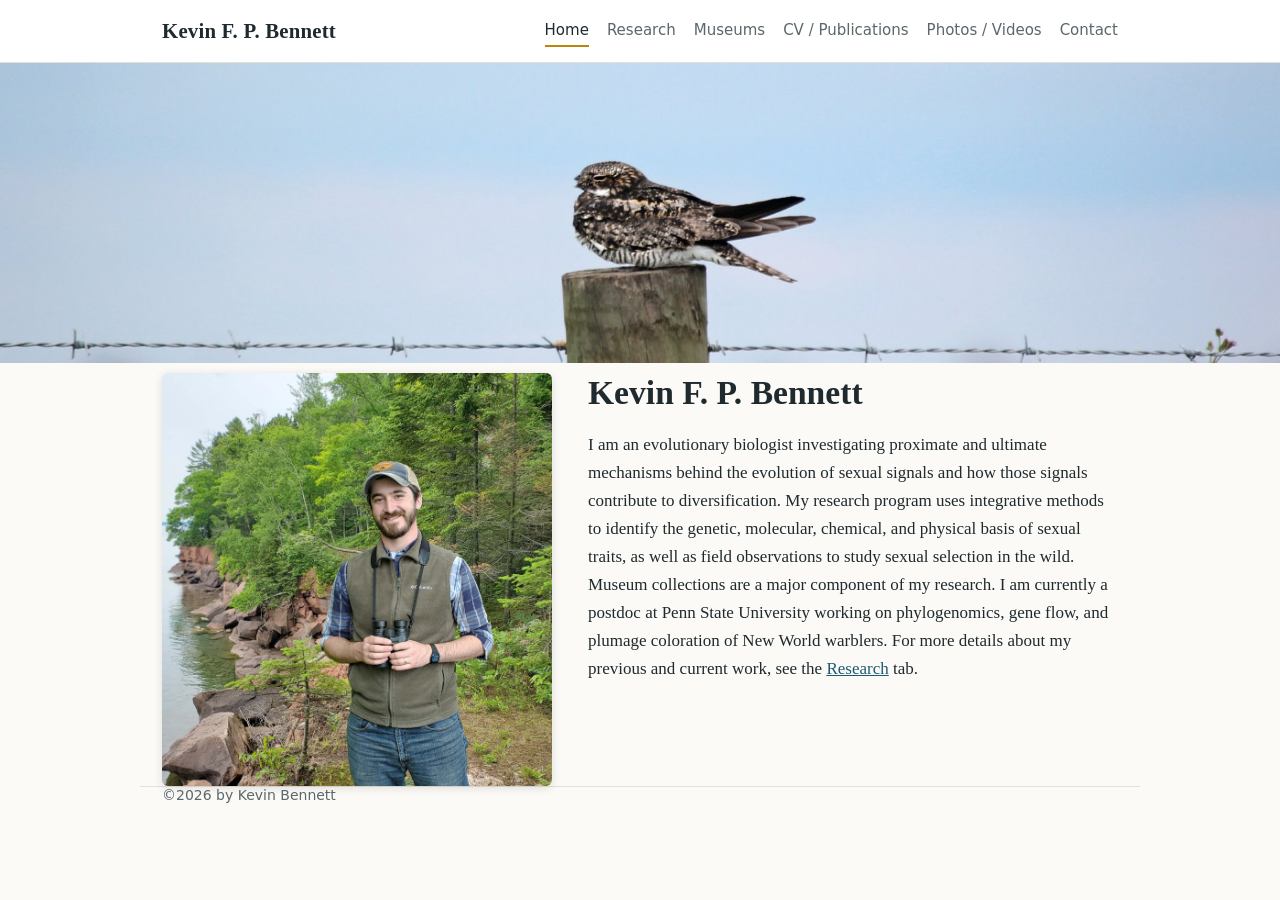
<file: index.html>
<!DOCTYPE html>
<html lang="en">
<head>
<meta charset="utf-8">
<meta name="viewport" content="width=device-width, initial-scale=1">
<title>Kevin F. P. Bennett</title>
<meta name="description" content="Kevin F. P. Bennett, evolutionary biologist studying the genetics and evolution of sexual signals and plumage coloration in birds.">
<link rel="stylesheet" href="css/style.css">
</head>
<body>
<header class="site-header">
  <div class="wrap">
    <a class="brand" href="">Kevin F. P. Bennett</a>
    <nav><a href="" aria-current="page">Home</a><a href="research/">Research</a><a href="museums/">Museums</a><a href="cv-publications/">CV / Publications</a><a href="photos-videos/">Photos / Videos</a><a href="contact/">Contact</a></nav>
  </div>
</header>
<div class="hero" style="background-image:url('images/b9a368e9.jpg');background-position:center 24%"></div>
<main class="wrap">

<div class="intro">
  <img class="headshot" src="images/cad130e0.jpg" alt="Kevin Bennett">
  <div>
    <h1>Kevin F. P. Bennett</h1>
    <p>I am an evolutionary biologist investigating proximate and ultimate mechanisms behind the evolution of sexual signals and how those signals contribute to diversification. My research program uses integrative methods to identify the genetic, molecular, chemical, and physical basis of sexual traits, as well as field observations to study sexual selection in the wild. Museum collections are a major component of my research. I am currently a postdoc at Penn State University working on phylogenomics, gene flow, and plumage coloration of New World warblers. For more details about my previous and current work, see the <a href="research/">Research</a> tab.</p>
  </div>
</div>

</main>
<footer class="wrap">&copy;2026 by Kevin Bennett</footer>
<script src="js/lightbox.js"></script>
</body>
</html>
</file>
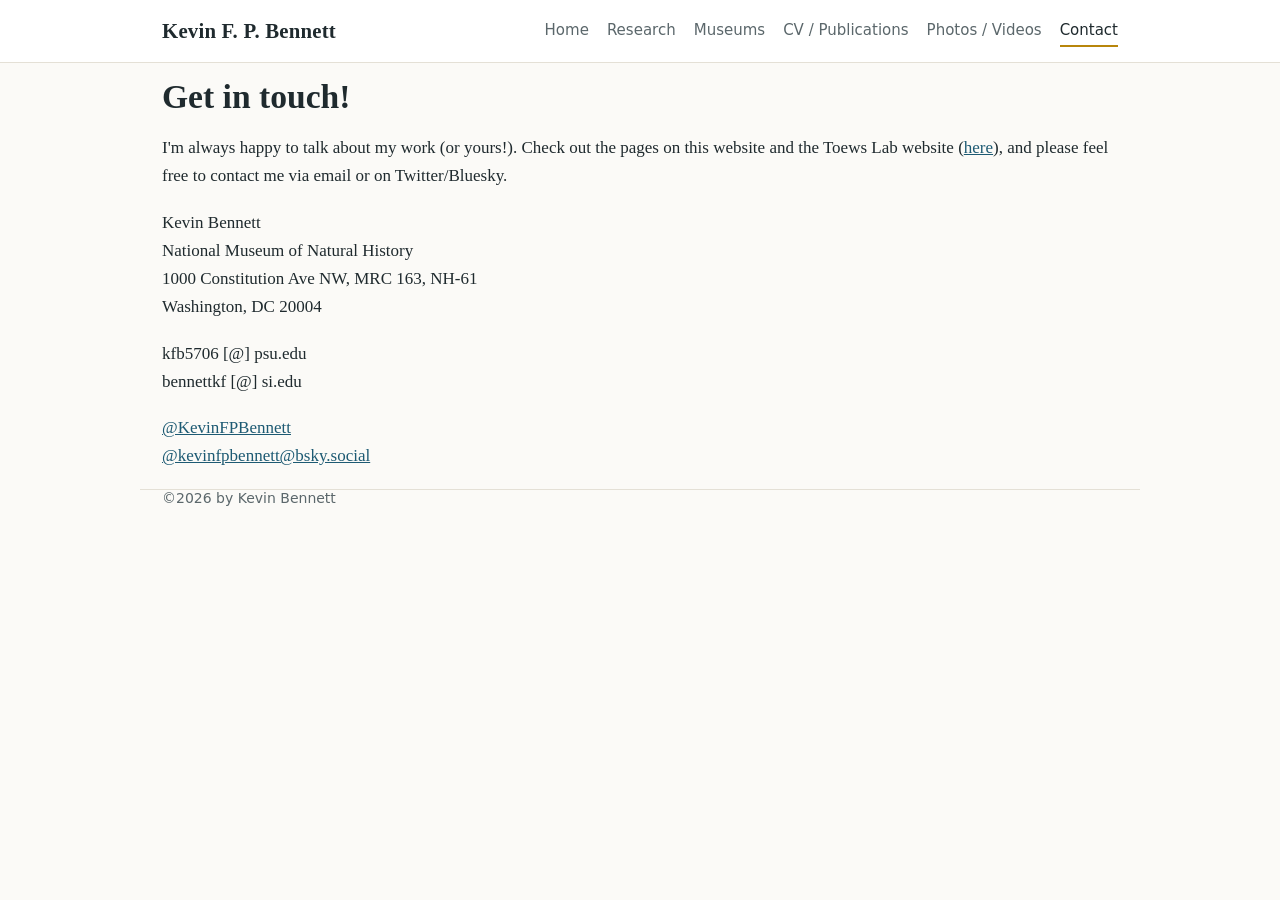
<file: contact-9/index.html>
<!DOCTYPE html><meta charset="utf-8"><title>Contact</title><meta http-equiv="refresh" content="0; url=../contact/"><link rel="canonical" href="https://www.kevinfpbennett.com/contact/"><a href="../contact/">Contact</a>
</file>
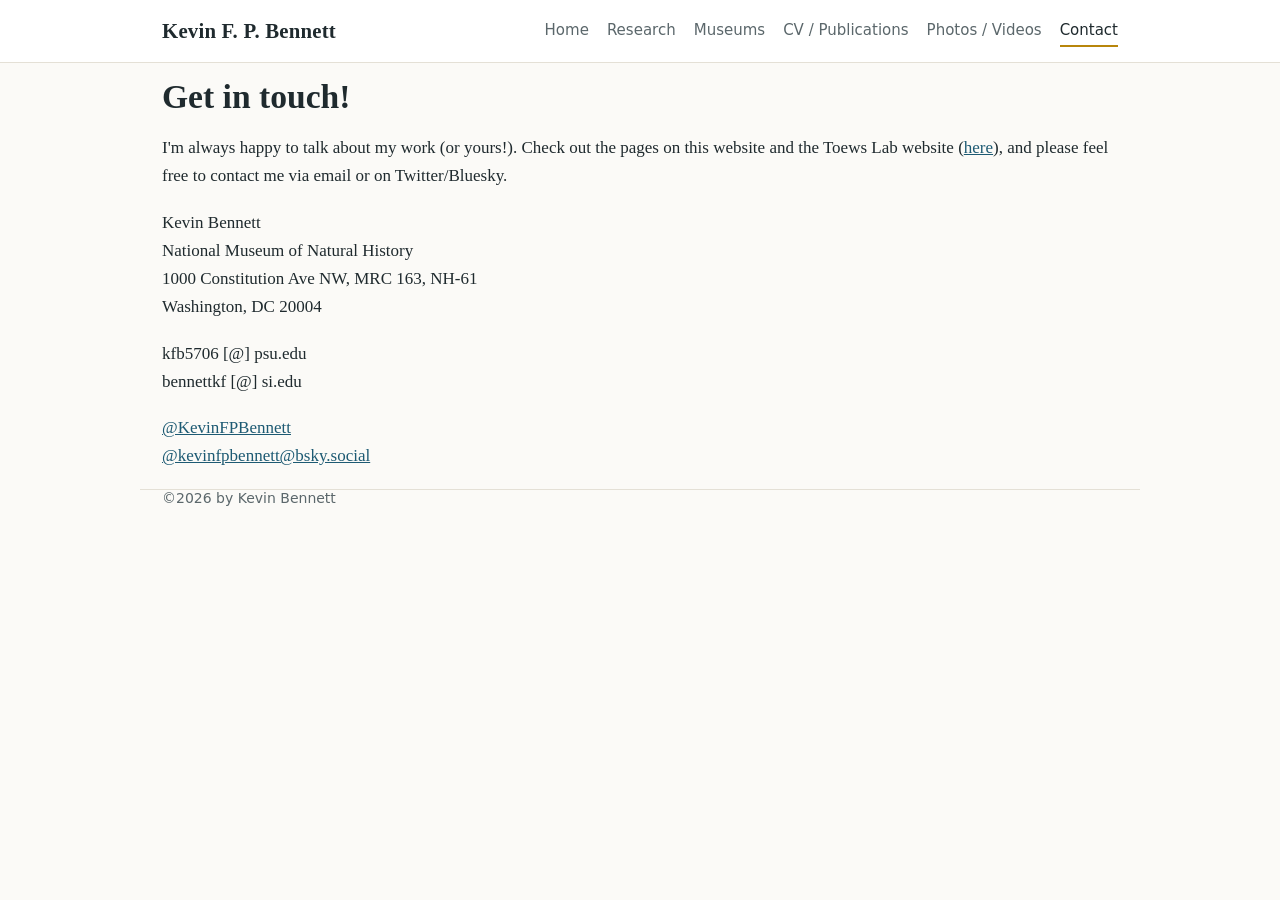
<file: contact/index.html>
<!DOCTYPE html>
<html lang="en">
<head>
<meta charset="utf-8">
<meta name="viewport" content="width=device-width, initial-scale=1">
<title>Contact | Kevin F. P. Bennett</title>
<meta name="description" content="Kevin F. P. Bennett, evolutionary biologist studying the genetics and evolution of sexual signals and plumage coloration in birds.">
<link rel="stylesheet" href="../css/style.css">
</head>
<body>
<header class="site-header">
  <div class="wrap">
    <a class="brand" href="../">Kevin F. P. Bennett</a>
    <nav><a href="../">Home</a><a href="../research/">Research</a><a href="../museums/">Museums</a><a href="../cv-publications/">CV / Publications</a><a href="../photos-videos/">Photos / Videos</a><a href="../contact/" aria-current="page">Contact</a></nav>
  </div>
</header>

<main class="wrap">
<h1>Get in touch!</h1>
<div class="contact">
<p>I'm always happy to talk about my work (or yours!). Check out the pages on this website and the Toews Lab website (<a href="https://davetoews.com/c-v/">here</a>), and please feel free to contact me via email or on Twitter/Bluesky.</p>
<p>Kevin Bennett<br>National Museum of Natural History<br>1000 Constitution Ave NW, MRC 163, NH-61<br>Washington, DC 20004</p>
<p>kfb5706 [@] psu.edu<br>bennettkf [@] si.edu</p>
<p><a href="https://twitter.com/KevinFPBennett">@KevinFPBennett</a><br>
<a href="https://bsky.app/profile/kevinfpbennett.bsky.social">@kevinfpbennett@bsky.social</a></p>
</div>
</main>
<footer class="wrap">&copy;2026 by Kevin Bennett</footer>
<script src="../js/lightbox.js"></script>
</body>
</html>
</file>
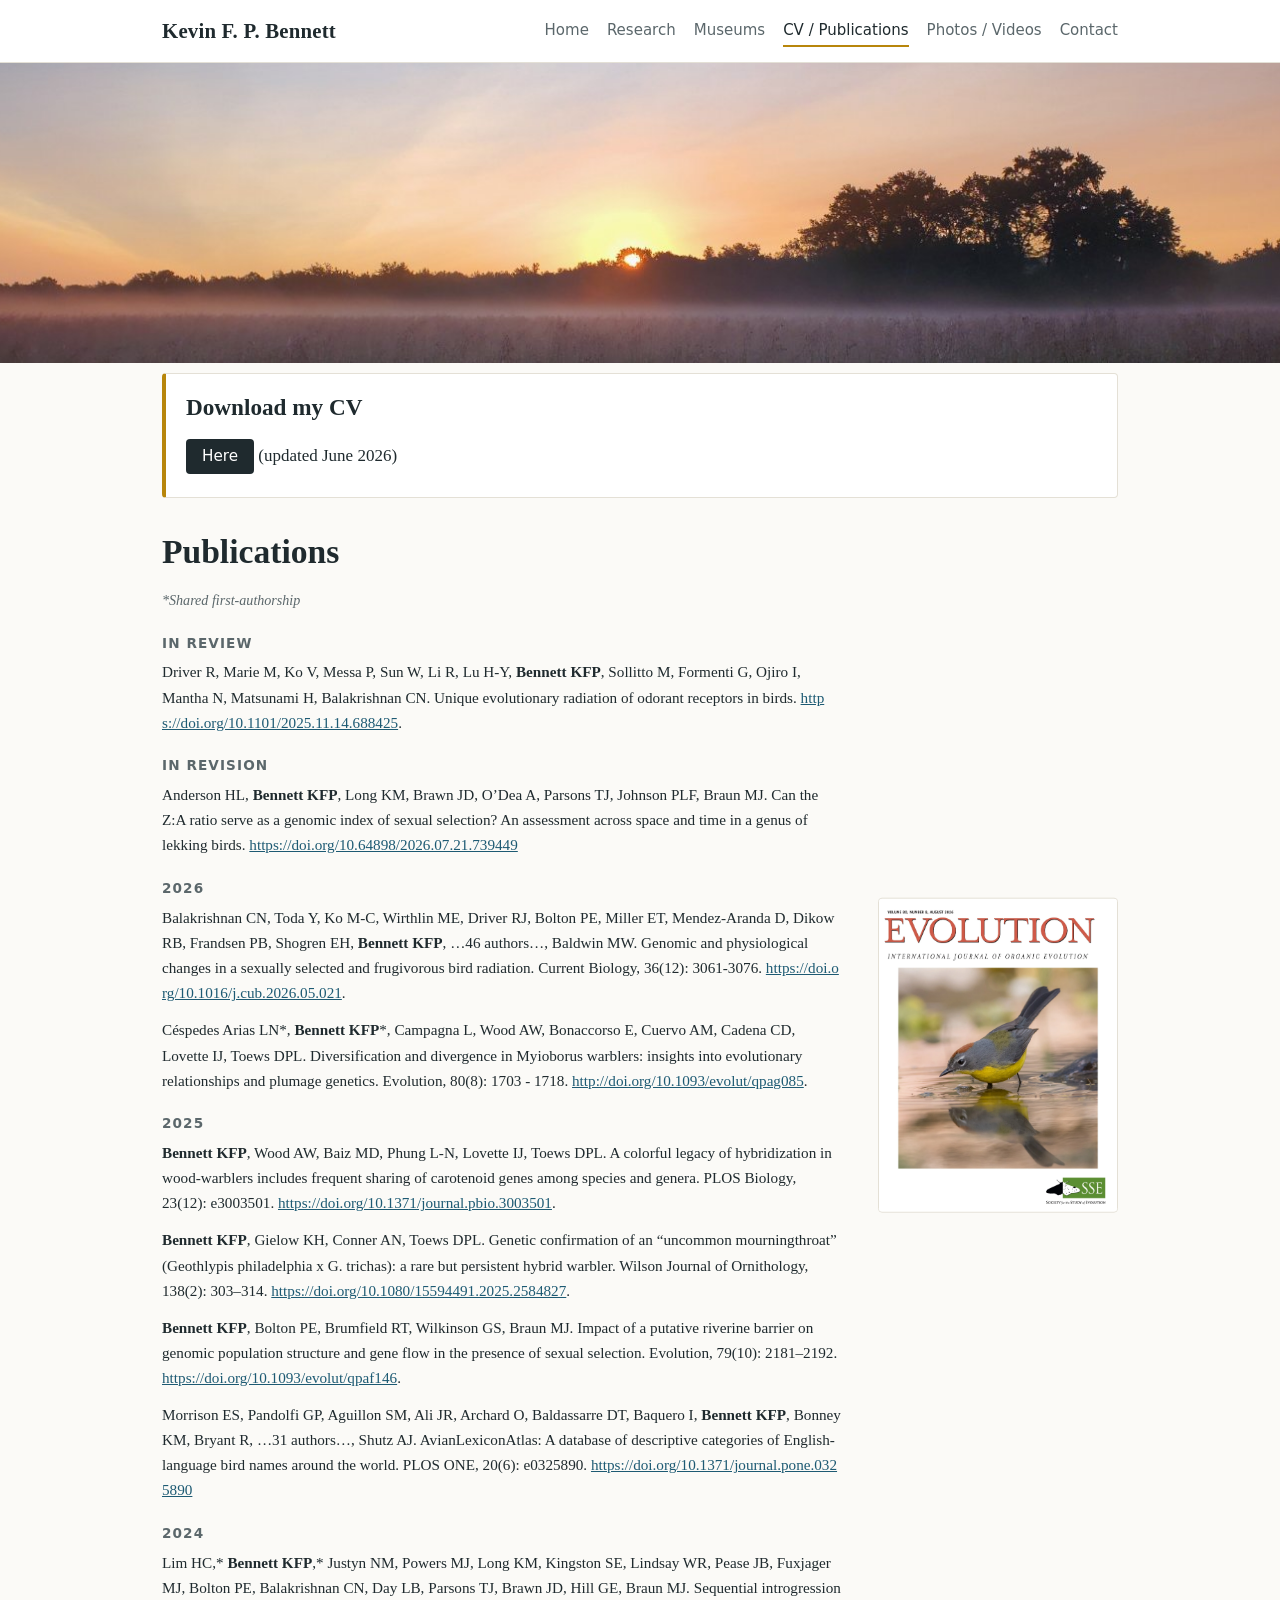
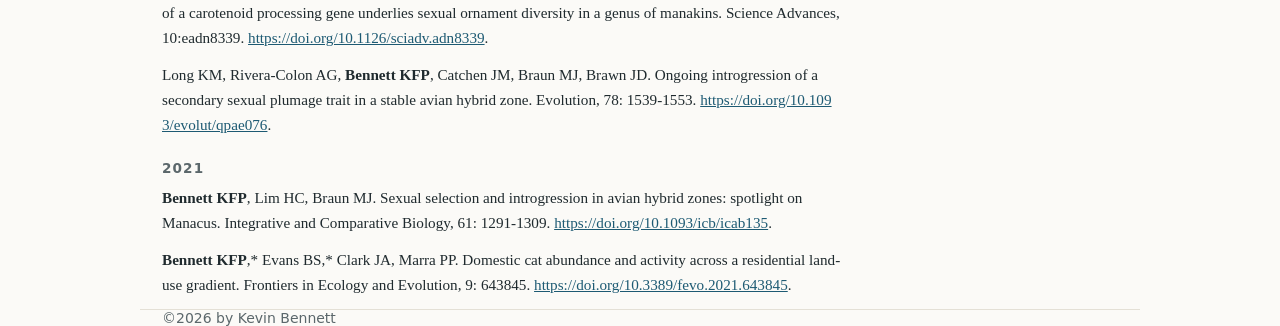
<file: cv-publications/index.html>
<!DOCTYPE html>
<html lang="en">
<head>
<meta charset="utf-8">
<meta name="viewport" content="width=device-width, initial-scale=1">
<title>CV / Publications | Kevin F. P. Bennett</title>
<meta name="description" content="Kevin F. P. Bennett, evolutionary biologist studying the genetics and evolution of sexual signals and plumage coloration in birds.">
<link rel="stylesheet" href="../css/style.css">
</head>
<body>
<header class="site-header">
  <div class="wrap">
    <a class="brand" href="../">Kevin F. P. Bennett</a>
    <nav><a href="../">Home</a><a href="../research/">Research</a><a href="../museums/">Museums</a><a href="../cv-publications/" aria-current="page">CV / Publications</a><a href="../photos-videos/">Photos / Videos</a><a href="../contact/">Contact</a></nav>
  </div>
</header>
<div class="hero" style="background-image:url('../images/98c201a5.jpg');background-position:center"></div>
<main class="wrap">
<div class="cv-box"><h2>Download my CV</h2><p><a class="button" href="../files/cv.pdf">Here</a> (updated June 2026)</p></div><div class="pubs-layout"><div><h1>Publications</h1><p class="note">*Shared first-authorship</p><h3>In review</h3><ul class="pubs plain"><li>Driver R, Marie M, Ko V, Messa P, Sun W, Li R, Lu H-Y, <strong>Bennett KFP</strong>, Sollitto M, Formenti G, Ojiro I, Mantha N, Matsunami H, Balakrishnan CN. Unique evolutionary radiation of odorant receptors in birds. <a href="https://doi.org/10.1101/2025.11.14.688425">https://doi.org/10.1101/2025.11.14.688425</a>.</li></ul><h3>In revision</h3><ul class="pubs plain"><li>Anderson HL, <strong>Bennett KFP</strong>, Long KM, Brawn JD, O’Dea A, Parsons TJ, Johnson PLF, Braun MJ. Can the Z:A ratio serve as a genomic index of sexual selection? An assessment across space and time in a genus of lekking birds. <a href="https://doi.org/10.64898/2026.07.21.739449">https://doi.org/10.64898/2026.07.21.739449</a></li></ul><h3>2026</h3><ul class="pubs plain"><li>Balakrishnan CN, Toda Y, Ko M-C, Wirthlin ME, Driver RJ, Bolton PE, Miller ET, Mendez-Aranda D, Dikow RB, Frandsen PB, Shogren EH, <strong>Bennett KFP</strong>, …46 authors…, Baldwin MW. Genomic and physiological changes in a sexually selected and frugivorous bird radiation. Current Biology, 36(12): 3061-3076. <a href="https://doi.org/10.1016/j.cub.2026.05.021">https://doi.org/10.1016/j.cub.2026.05.021</a>.</li><li class="has-cover">Céspedes Arias LN*, <strong>Bennett KFP</strong>*, Campagna L, Wood AW, Bonaccorso E, Cuervo AM, Cadena CD, Lovette IJ, Toews DPL. Diversification and divergence in Myioborus warblers: insights into evolutionary relationships and plumage genetics. Evolution, 80(8): 1703 - 1718. <a href="http://doi.org/10.1093/evolut/qpag085">http://doi.org/10.1093/evolut/qpag085</a>.<span class="cover"><a class="fig " href="../images/feeac2be.png"><img src="../images/feeac2be.png" alt="" loading="lazy"></a></span></li></ul><h3>2025</h3><ul class="pubs plain"><li><strong>Bennett KFP</strong>, Wood AW, Baiz MD, Phung L-N, Lovette IJ, Toews DPL. A colorful legacy of hybridization in wood-warblers includes frequent sharing of carotenoid genes among species and genera. PLOS Biology, 23(12): e3003501. <a href="https://doi.org/10.1371/journal.pbio.3003501">https://doi.org/10.1371/journal.pbio.3003501</a>.</li><li><strong>Bennett KFP</strong>, Gielow KH, Conner AN, Toews DPL. Genetic confirmation of an “uncommon mourningthroat” (Geothlypis philadelphia x G. trichas): a rare but persistent hybrid warbler. Wilson Journal of Ornithology, 138(2): 303–314. <a href="https://doi.org/10.1080/15594491.2025.2584827">https://doi.org/10.1080/15594491.2025.2584827</a>.</li><li><strong>Bennett KFP</strong>, Bolton PE, Brumfield RT, Wilkinson GS, Braun MJ. Impact of a putative riverine barrier on genomic population structure and gene flow in the presence of sexual selection. Evolution, 79(10): 2181–2192. <a href="https://doi.org/10.1093/evolut/qpaf146">https://doi.org/10.1093/evolut/qpaf146</a>.</li><li>Morrison ES, Pandolfi GP, Aguillon SM, Ali JR, Archard O, Baldassarre DT, Baquero I, <strong>Bennett KFP</strong>, Bonney KM, Bryant R, …31 authors…, Shutz AJ. AvianLexiconAtlas: A database of descriptive categories of English-language bird names around the world. PLOS ONE, 20(6): e0325890. <a href="https://doi.org/10.1371/journal.pone.0325890">https://doi.org/10.1371/journal.pone.0325890</a></li></ul><h3>2024</h3><ul class="pubs plain"><li>Lim HC,* <strong>Bennett KFP</strong>,* Justyn NM, Powers MJ, Long KM, Kingston SE, Lindsay WR, Pease JB, Fuxjager MJ, Bolton PE, Balakrishnan CN, Day LB, Parsons TJ, Brawn JD, Hill GE, Braun MJ. Sequential introgression of a carotenoid processing gene underlies sexual ornament diversity in a genus of manakins. Science Advances, 10:eadn8339. <a href="https://doi.org/10.1126/sciadv.adn8339">https://doi.org/10.1126/sciadv.adn8339</a>.</li><li>Long KM, Rivera-Colon AG, <strong>Bennett KFP</strong>, Catchen JM, Braun MJ, Brawn JD. Ongoing introgression of a secondary sexual plumage trait in a stable avian hybrid zone. Evolution, 78: 1539-1553. <a href="https://doi.org/10.1093/evolut/qpae076">https://doi.org/10.1093/evolut/qpae076</a>.</li></ul><h3>2021</h3><ul class="pubs plain"><li><strong>Bennett KFP</strong>, Lim HC, Braun MJ. Sexual selection and introgression in avian hybrid zones: spotlight on Manacus. Integrative and Comparative Biology, 61: 1291-1309. <a href="https://doi.org/10.1093/icb/icab135">https://doi.org/10.1093/icb/icab135</a>.</li><li><strong>Bennett KFP</strong>,* Evans BS,* Clark JA, Marra PP. Domestic cat abundance and activity across a residential land-use gradient. Frontiers in Ecology and Evolution, 9: 643845. <a href="https://doi.org/10.3389/fevo.2021.643845">https://doi.org/10.3389/fevo.2021.643845</a>.</li></ul></div><aside></aside></div>
</main>
<footer class="wrap">&copy;2026 by Kevin Bennett</footer>
<script src="../js/lightbox.js"></script>
</body>
</html>
</file>
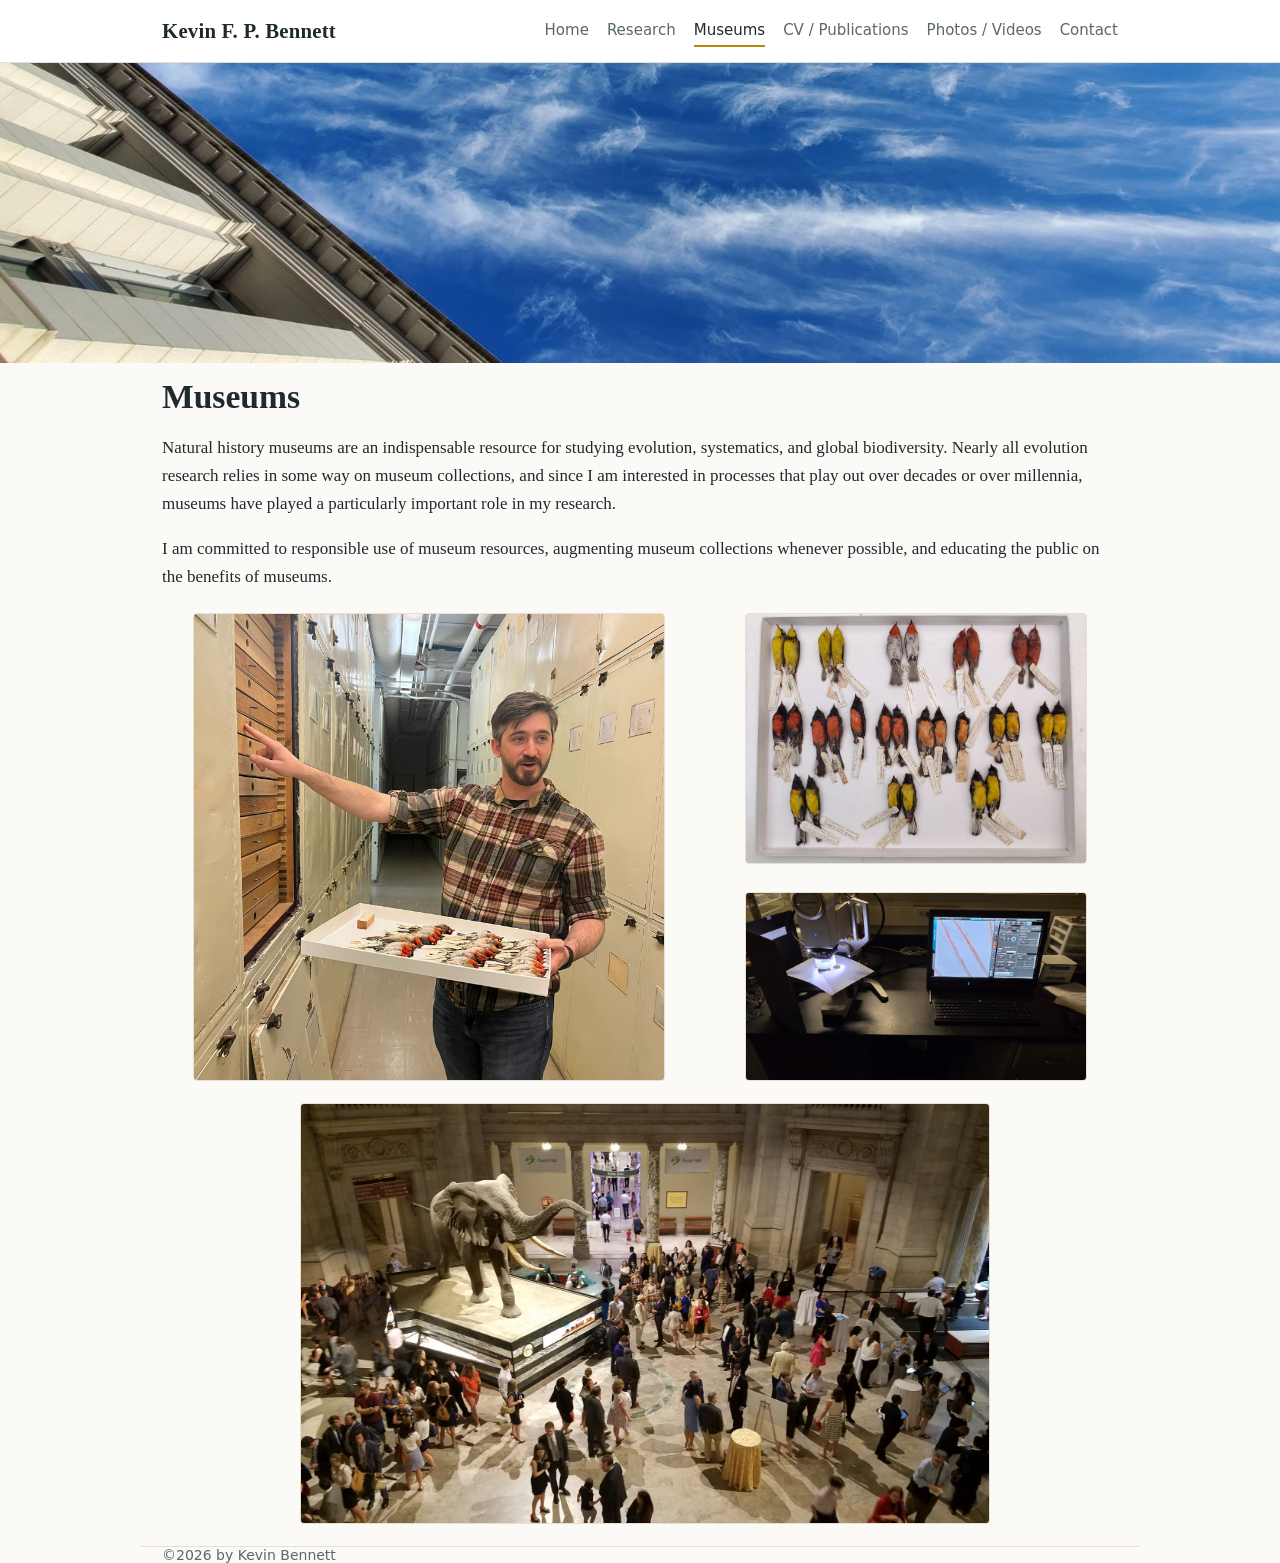
<file: museums/index.html>
<!DOCTYPE html>
<html lang="en">
<head>
<meta charset="utf-8">
<meta name="viewport" content="width=device-width, initial-scale=1">
<title>Museums | Kevin F. P. Bennett</title>
<meta name="description" content="Kevin F. P. Bennett, evolutionary biologist studying the genetics and evolution of sexual signals and plumage coloration in birds.">
<link rel="stylesheet" href="../css/style.css">
</head>
<body>
<header class="site-header">
  <div class="wrap">
    <a class="brand" href="../">Kevin F. P. Bennett</a>
    <nav><a href="../">Home</a><a href="../research/">Research</a><a href="../museums/" aria-current="page">Museums</a><a href="../cv-publications/">CV / Publications</a><a href="../photos-videos/">Photos / Videos</a><a href="../contact/">Contact</a></nav>
  </div>
</header>
<div class="hero" style="background-image:url('../images/8e8620ad.jpg');background-position:center"></div>
<main class="wrap">
<h1>Museums</h1>
<p>Natural history museums are an indispensable resource for studying evolution, systematics, and global biodiversity. Nearly all evolution research relies in some way on museum collections, and since I am interested in processes that play out over decades or over millennia, museums have played a particularly important role in my research.</p>
<p>I am committed to responsible use of museum resources, augmenting museum collections whenever possible, and educating the public on the benefits of museums.</p>
<div class="collage" style="width:93.42%;aspect-ratio:880/897"><a class="fig" href="../images/231e5647.png" style="left:0.000%;top:0.000%;width:52.841%;height:51.394%;--ar:465/461"><img src="../images/231e5647.png" alt="" loading="lazy"></a><a class="fig" href="../images/ae57e07a.jpg" style="left:61.705%;top:0.000%;width:38.295%;height:27.536%;--ar:337/247"><img src="../images/ae57e07a.jpg" alt="" loading="lazy"></a><a class="fig" href="../images/9cc64dab.jpg" style="left:61.705%;top:30.658%;width:38.295%;height:20.736%;--ar:337/186"><img src="../images/9cc64dab.jpg" alt="" loading="lazy"></a><a class="fig" href="../images/4ce7b9ff.jpg" style="left:11.932%;top:53.846%;width:77.273%;height:46.154%;--ar:680/414"><img src="../images/4ce7b9ff.jpg" alt="" loading="lazy"></a></div>
</main>
<footer class="wrap">&copy;2026 by Kevin Bennett</footer>
<script src="../js/lightbox.js"></script>
</body>
</html>
</file>
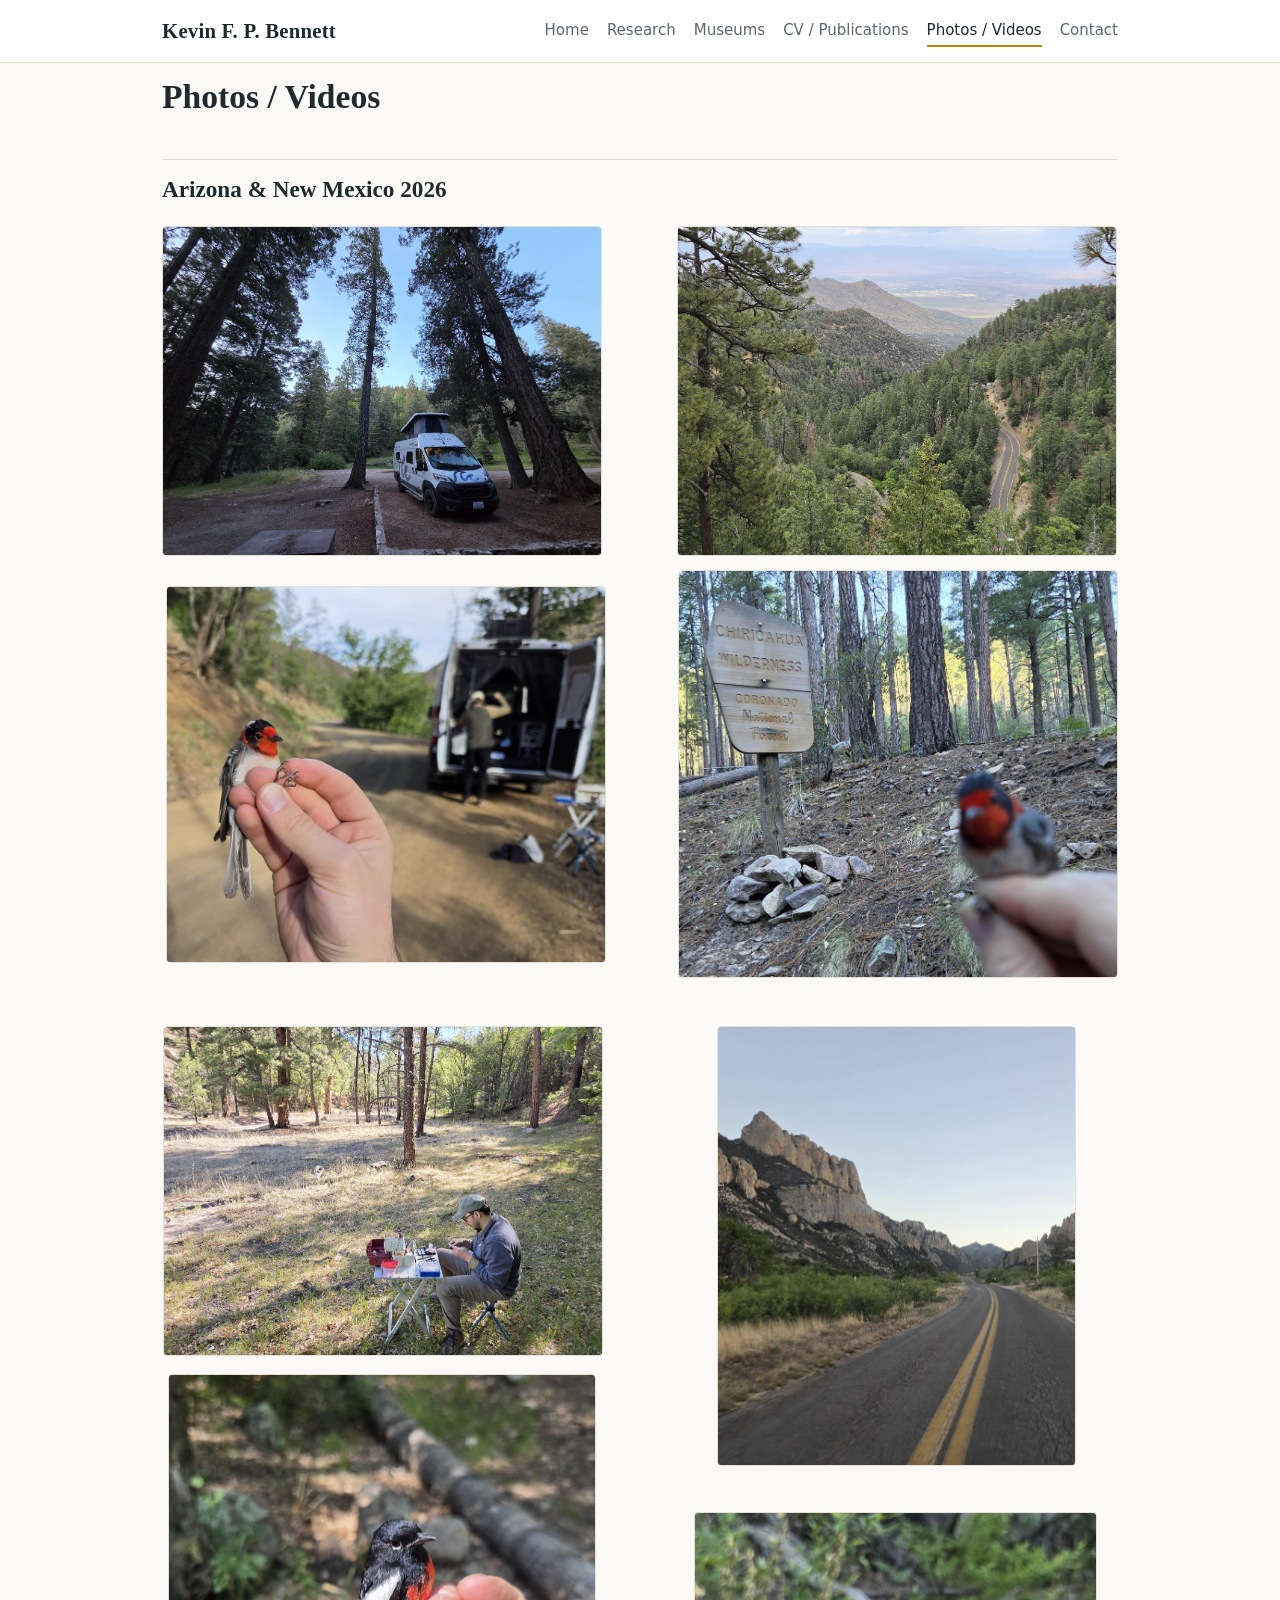
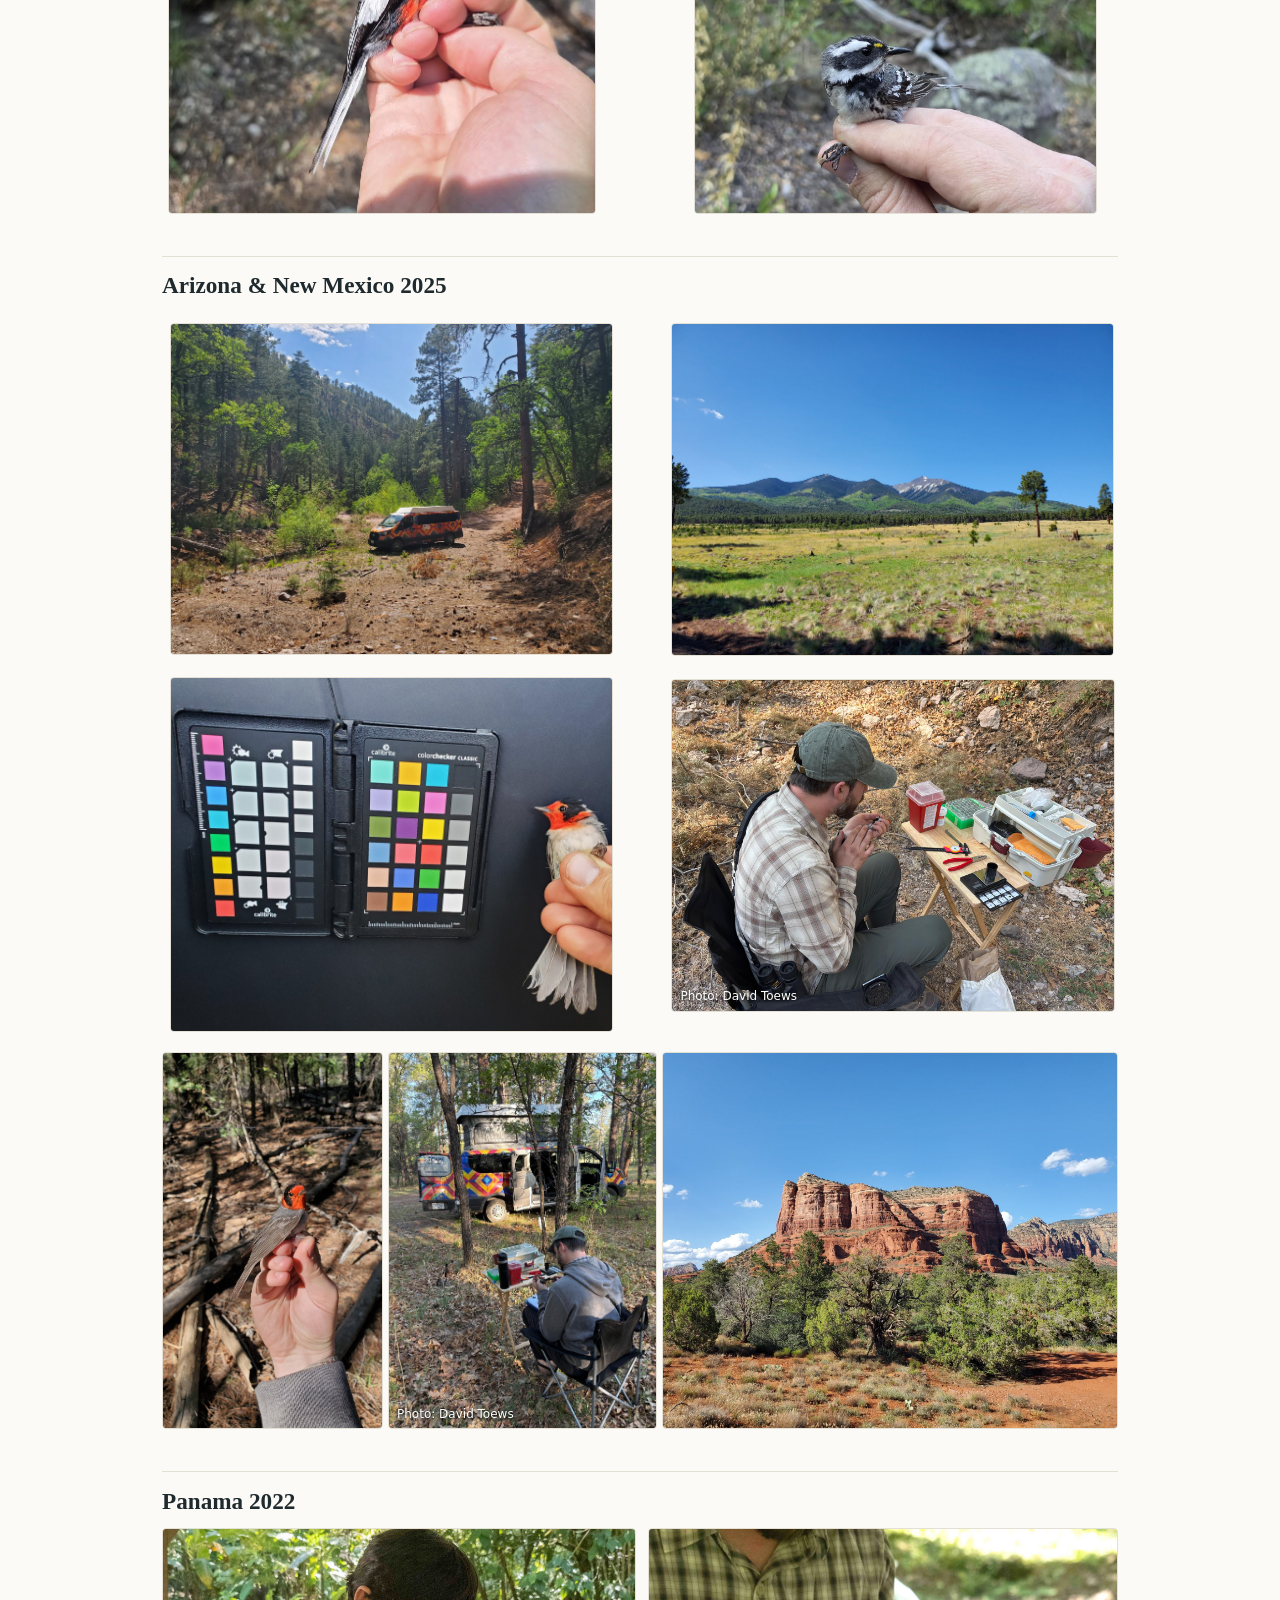
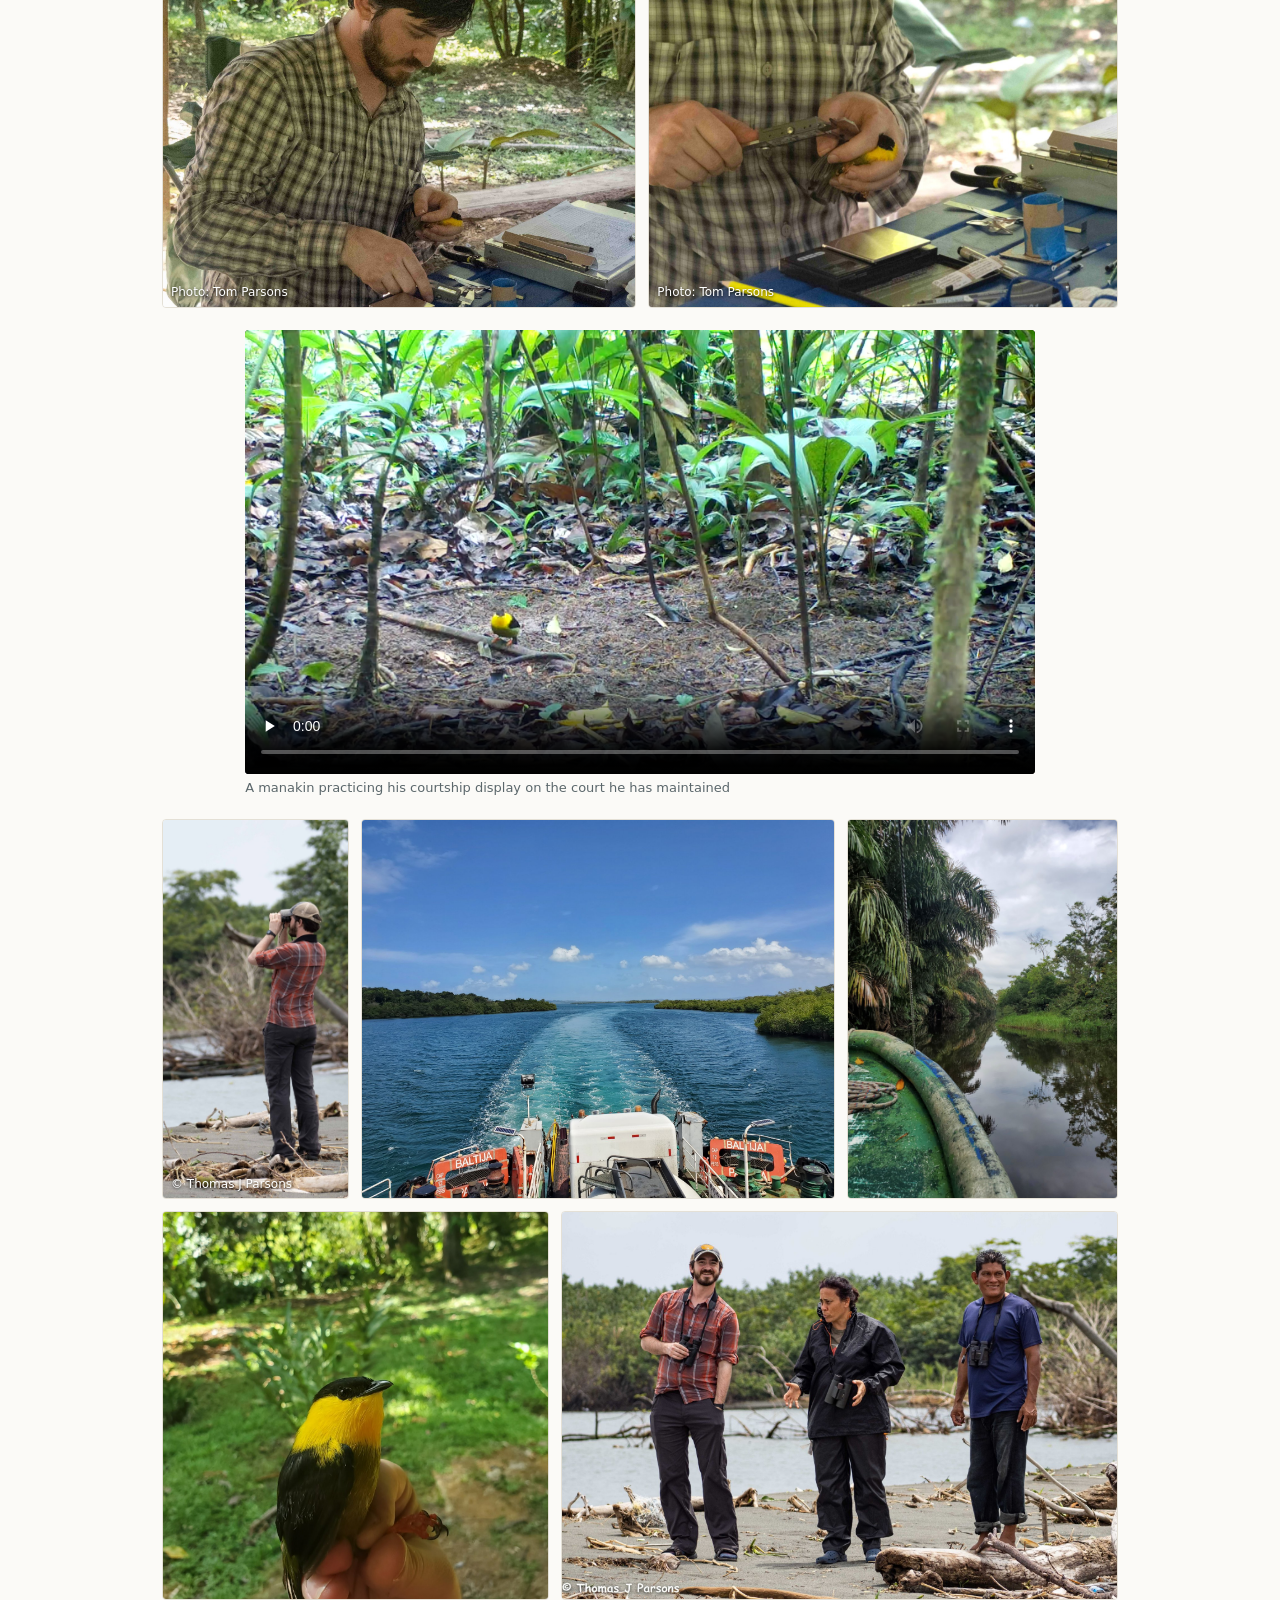
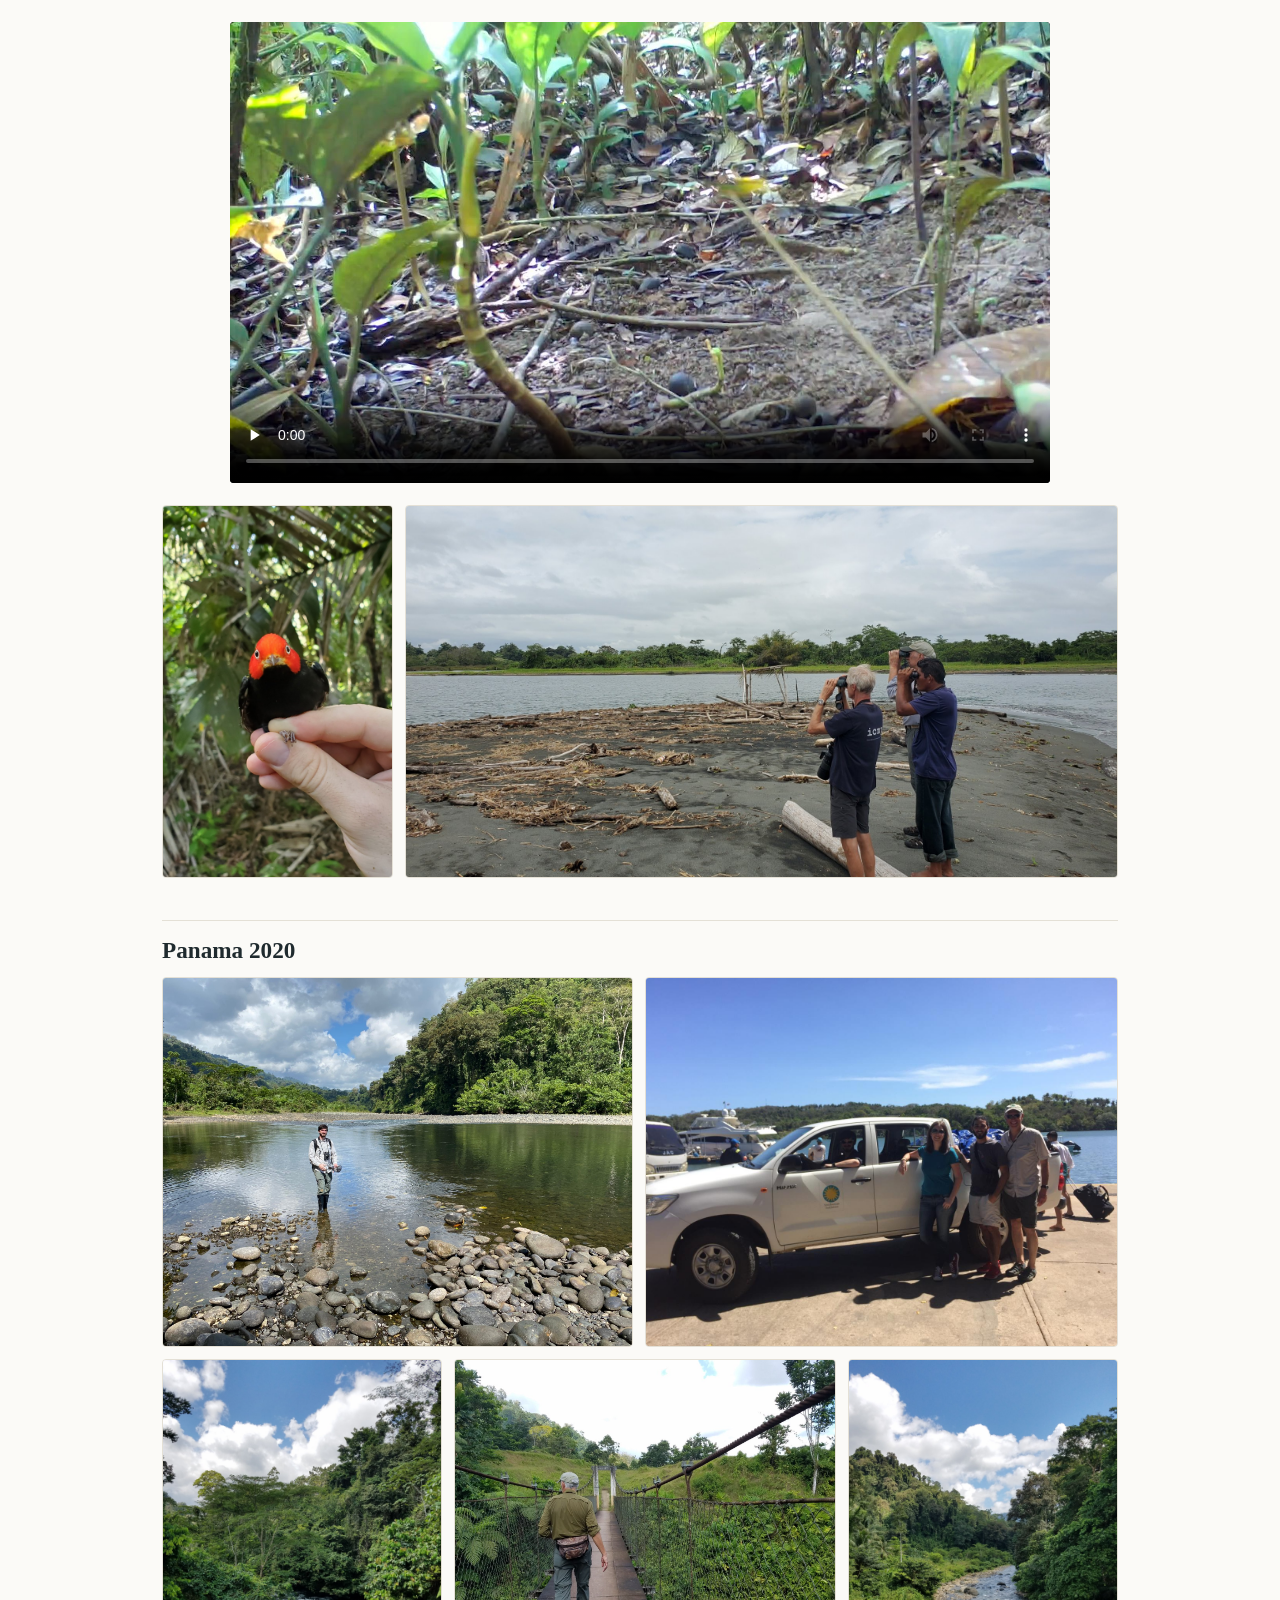
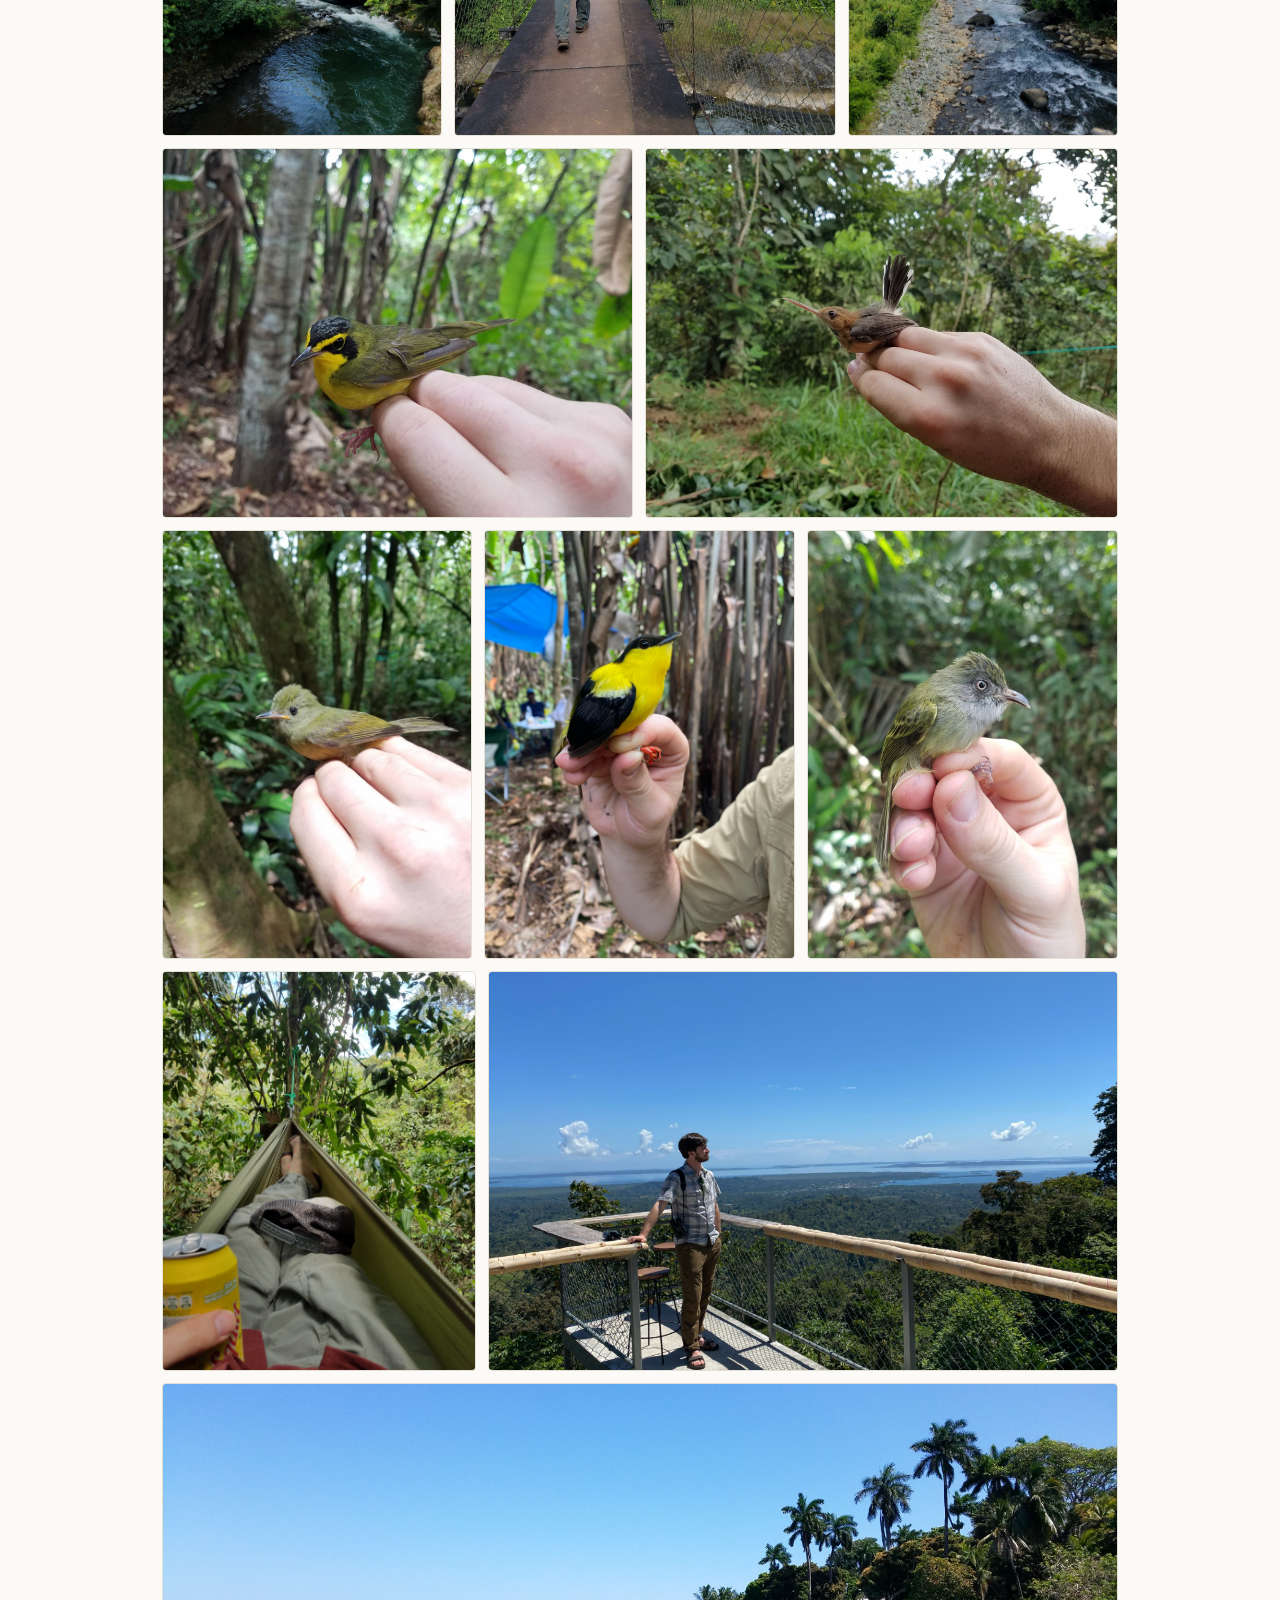
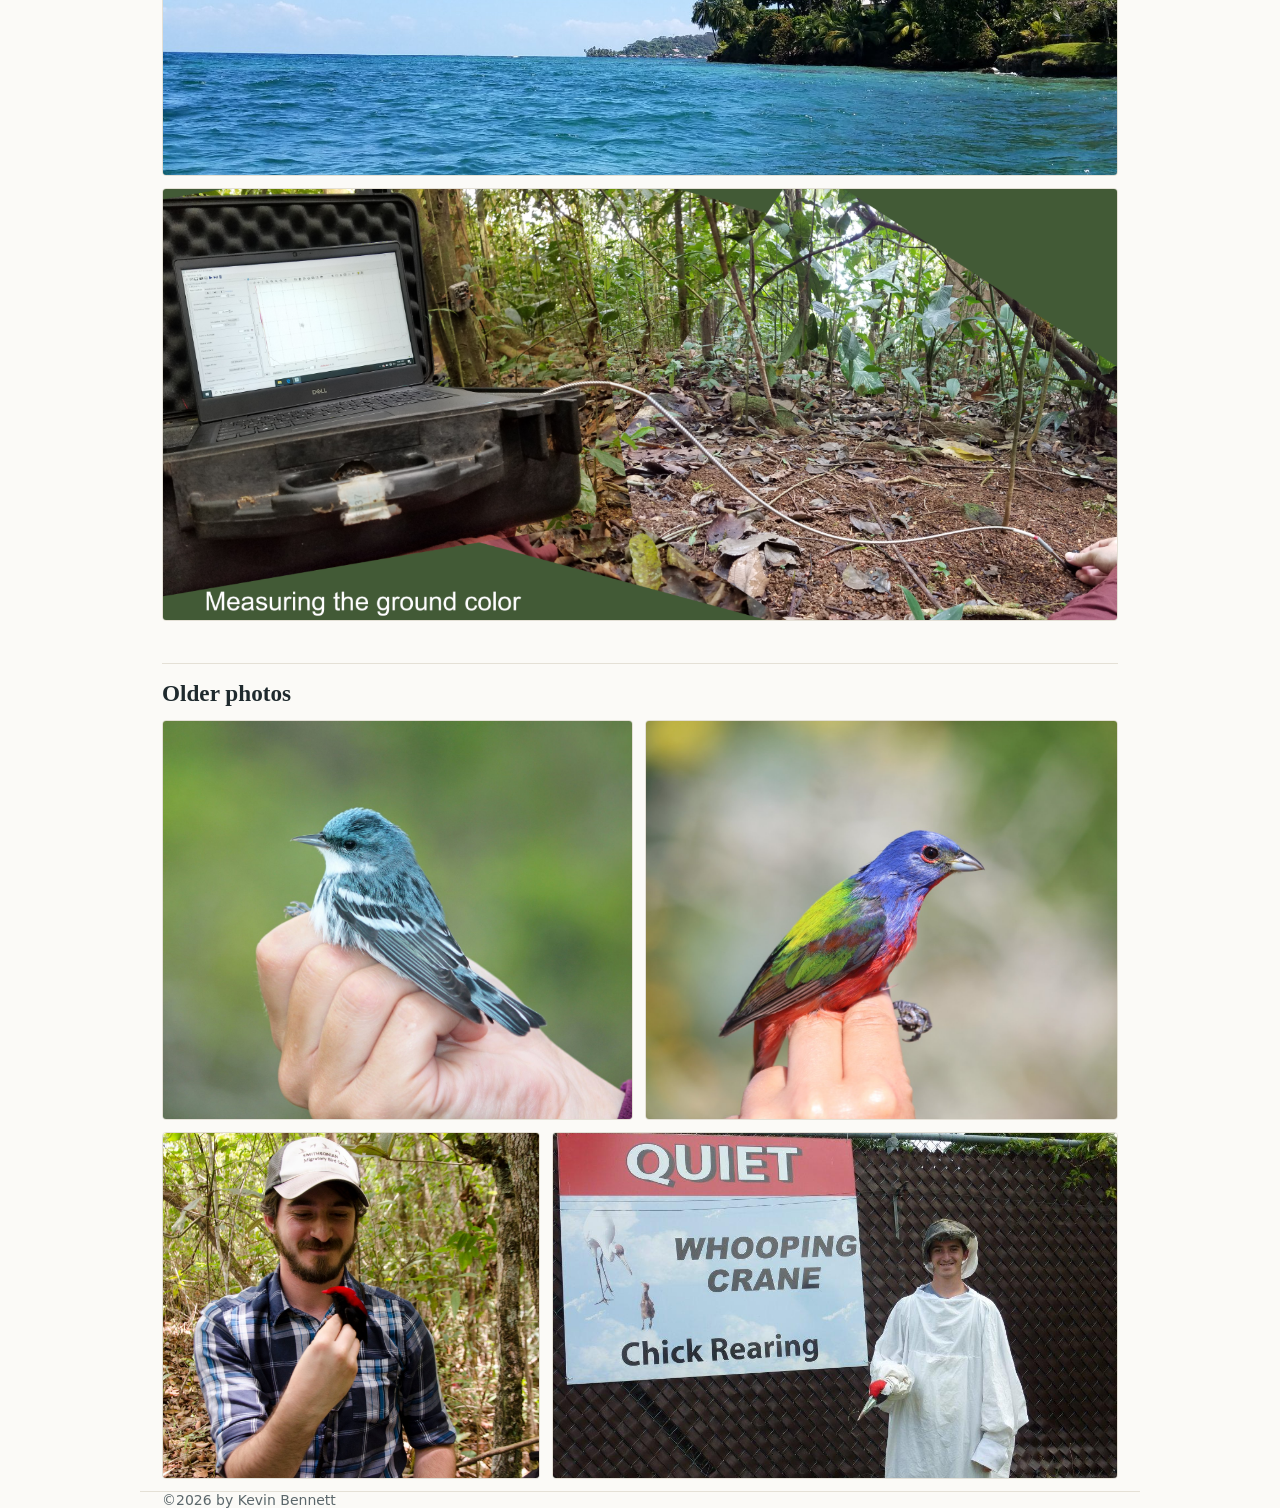
<file: photos-videos/index.html>
<!DOCTYPE html>
<html lang="en">
<head>
<meta charset="utf-8">
<meta name="viewport" content="width=device-width, initial-scale=1">
<title>Photos / Videos | Kevin F. P. Bennett</title>
<meta name="description" content="Kevin F. P. Bennett, evolutionary biologist studying the genetics and evolution of sexual signals and plumage coloration in birds.">
<link rel="stylesheet" href="../css/style.css">
</head>
<body>
<header class="site-header">
  <div class="wrap">
    <a class="brand" href="../">Kevin F. P. Bennett</a>
    <nav><a href="../">Home</a><a href="../research/">Research</a><a href="../museums/">Museums</a><a href="../cv-publications/">CV / Publications</a><a href="../photos-videos/" aria-current="page">Photos / Videos</a><a href="../contact/">Contact</a></nav>
  </div>
</header>

<main class="wrap">
<h1>Photos / Videos</h1><h2>Arizona &amp; New Mexico 2026</h2><div class="collage" style="aspect-ratio:1304/2166"><a class="fig" href="../images/38f03491.png" style="left:0.000%;top:0.000%;width:46.012%;height:20.776%;--ar:600/450"><img src="../images/38f03491.png" alt="" loading="lazy"></a><a class="fig" href="../images/a40b15a0.png" style="left:0.460%;top:22.669%;width:46.012%;height:23.730%;--ar:600/514"><img src="../images/a40b15a0.png" alt="" loading="lazy"></a><a class="fig" href="../images/b0cd1947.png" style="left:0.077%;top:50.369%;width:46.012%;height:20.776%;--ar:600/450"><img src="../images/b0cd1947.png" alt="" loading="lazy"></a><a class="fig" href="../images/a4d1c4e2.png" style="left:0.613%;top:72.299%;width:44.785%;height:27.701%;--ar:584/600"><img src="../images/a4d1c4e2.png" alt="" loading="lazy"></a><a class="fig" href="../images/dbb2a6a4.png" style="left:53.911%;top:0.000%;width:46.012%;height:20.776%;--ar:600/450"><img src="../images/dbb2a6a4.png" alt="" loading="lazy"></a><a class="fig" href="../images/e671f3af.png" style="left:53.988%;top:21.699%;width:46.012%;height:25.669%;--ar:600/556"><img src="../images/e671f3af.png" alt="" loading="lazy"></a><a class="fig" href="../images/66f537d7.png" style="left:58.052%;top:50.369%;width:37.577%;height:27.701%;--ar:490/600"><img src="../images/66f537d7.png" alt="" loading="lazy"></a><a class="fig" href="../images/6774b242.png" style="left:55.675%;top:80.979%;width:42.101%;height:19.021%;--ar:549/412"><img src="../images/6774b242.png" alt="" loading="lazy"></a></div><h2>Arizona &amp; New Mexico 2025</h2><div class="collage" style="aspect-ratio:1218/1410"><a class="fig" href="../images/b27d1d96.jpg" style="left:0.821%;top:0.000%;width:46.388%;height:30.071%;--ar:565/424"><img src="../images/b27d1d96.jpg" alt="" loading="lazy"></a><a class="fig" href="../images/74bfe778.jpg" style="left:0.821%;top:32.057%;width:46.388%;height:32.057%;--ar:565/452"><img src="../images/74bfe778.jpg" alt="" loading="lazy"></a><a class="fig" href="../images/781db438.jpg" style="left:0.000%;top:65.887%;width:23.153%;height:34.113%;--ar:282/481"><img src="../images/781db438.jpg" alt="" loading="lazy"></a><a class="fig" href="../images/bbc083ee.jpg" style="left:23.645%;top:65.887%;width:28.161%;height:34.113%;--ar:343/481"><img src="../images/bbc083ee.jpg" alt="" loading="lazy"><span class="credit">Photo: David Toews</span></a><a class="fig" href="../images/68fc41a2.jpg" style="left:53.202%;top:0.071%;width:46.388%;height:30.071%;--ar:565/424"><img src="../images/68fc41a2.jpg" alt="" loading="lazy"></a><a class="fig" href="../images/d0cd7143.jpg" style="left:53.284%;top:32.199%;width:46.388%;height:30.071%;--ar:565/424"><img src="../images/d0cd7143.jpg" alt="" loading="lazy"><span class="credit">Photo: David Toews</span></a><a class="fig" href="../images/497e19f8.jpg" style="left:52.299%;top:65.887%;width:47.701%;height:34.113%;--ar:581/481"><img src="../images/497e19f8.jpg" alt="" loading="lazy"></a></div><h2>Panama 2022</h2><div class="row" style="grid-template-columns:605fr 599fr;aspect-ratio:1204/478"><a class="fig" href="../images/277b8013.jpg" style="--ar:605/478"><img src="../images/277b8013.jpg" alt="" loading="lazy"><span class="credit">Photo: Tom Parsons</span></a><a class="fig" href="../images/6332a684.jpg" style="--ar:599/478"><img src="../images/6332a684.jpg" alt="" loading="lazy"><span class="credit">Photo: Tom Parsons</span></a></div><figure class="video" style="width:82.6%"><video controls preload="none" poster="../images/manakin-display-poster.jpg"><source src="../files/manakin-display.mp4" type="video/mp4"></video><figcaption>A manakin practicing his courtship display on the court he has maintained</figcaption></figure><div class="row" style="grid-template-columns:237fr 601fr 343fr;aspect-ratio:1181/470"><a class="fig" href="../images/c3566145-v2.jpg" style="--ar:237/470"><img src="../images/c3566145-v2.jpg" alt="" loading="lazy"><span class="credit">&copy; Thomas J Parsons</span></a><a class="fig" href="../images/3c6003bb.jpg" style="--ar:601/470"><img src="../images/3c6003bb.jpg" alt="" loading="lazy"></a><a class="fig" href="../images/4c6262d0.jpg" style="--ar:343/470"><img src="../images/4c6262d0.jpg" alt="" loading="lazy"></a></div><div class="row" style="grid-template-columns:494fr 710fr;aspect-ratio:1204/489"><a class="fig" href="../images/10471382.jpg" style="--ar:494/489"><img src="../images/10471382.jpg" alt="" loading="lazy"></a><a class="fig" href="../images/31d24604.jpg" style="--ar:710/489"><img src="../images/31d24604.jpg" alt="" loading="lazy" style="object-position:center bottom"></a></div><figure class="video" style="width:85.8%"><video controls preload="none" poster="../images/panama-video-poster.jpg"><source src="../files/panama-video.mp4" type="video/mp4"></video></figure><div class="row" style="grid-template-columns:295fr 909fr;aspect-ratio:1204/470"><a class="fig" href="../images/7dd0f4fd.jpg" style="--ar:295/470"><img src="../images/7dd0f4fd.jpg" alt="" loading="lazy"></a><a class="fig" href="../images/d63096fc.jpg" style="--ar:909/470"><img src="../images/d63096fc.jpg" alt="" loading="lazy"></a></div><h2>Panama 2020</h2><div class="row" style="grid-template-columns:601fr 603fr;aspect-ratio:1204/466"><a class="fig" href="../images/93c02fd8.jpg" style="--ar:601/466"><img src="../images/93c02fd8.jpg" alt="" loading="lazy"></a><a class="fig" href="../images/417f8074.jpg" style="--ar:603/466"><img src="../images/417f8074.jpg" alt="" loading="lazy"></a></div><div class="row" style="grid-template-columns:355fr 484fr 343fr;aspect-ratio:1182/466"><a class="fig" href="../images/e6caa477.jpg" style="--ar:355/466"><img src="../images/e6caa477.jpg" alt="" loading="lazy"></a><a class="fig" href="../images/b47f28f3.jpg" style="--ar:484/466"><img src="../images/b47f28f3.jpg" alt="" loading="lazy"></a><a class="fig" href="../images/8c6f685b.jpg" style="--ar:343/466"><img src="../images/8c6f685b.jpg" alt="" loading="lazy"></a></div><div class="row" style="grid-template-columns:601fr 603fr;aspect-ratio:1204/466"><a class="fig" href="../images/10b56737.jpg" style="--ar:601/466"><img src="../images/10b56737.jpg" alt="" loading="lazy"></a><a class="fig" href="../images/e17378e8.jpg" style="--ar:603/466"><img src="../images/e17378e8.jpg" alt="" loading="lazy"></a></div><div class="row" style="grid-template-columns:393fr 394fr 394fr;aspect-ratio:1181/530"><a class="fig" href="../images/7a24bede.jpg" style="--ar:393/530"><img src="../images/7a24bede.jpg" alt="" loading="lazy"></a><a class="fig" href="../images/9f6d09da.jpg" style="--ar:394/530"><img src="../images/9f6d09da.jpg" alt="" loading="lazy"></a><a class="fig" href="../images/b8e6cf39.jpg" style="--ar:394/530"><img src="../images/b8e6cf39.jpg" alt="" loading="lazy"></a></div><div class="row" style="grid-template-columns:401fr 803fr;aspect-ratio:1204/504"><a class="fig" href="../images/51ef7e69.jpg" style="--ar:401/504"><img src="../images/51ef7e69.jpg" alt="" loading="lazy"></a><a class="fig" href="../images/c708fd65.jpg" style="--ar:803/504"><img src="../images/c708fd65.jpg" alt="" loading="lazy"></a></div><div class="row" style="grid-template-columns:1227fr;aspect-ratio:1227/504"><a class="fig" href="../images/1787fc22.jpg" style="--ar:1227/504"><img src="../images/1787fc22.jpg" alt="" loading="lazy"></a></div><div class="row" style="grid-template-columns:913fr;aspect-ratio:913/414"><a class="fig" href="../images/3179cc62.png" style="--ar:913/414"><img src="../images/3179cc62.png" alt="" loading="lazy"></a></div><h2>Older photos</h2><div class="row" style="grid-template-columns:601fr 603fr;aspect-ratio:1204/504"><a class="fig" href="../images/ca610918.jpg" style="--ar:601/504"><img src="../images/ca610918.jpg" alt="" loading="lazy"></a><a class="fig" href="../images/40f1fdf1.jpg" style="--ar:603/504"><img src="../images/40f1fdf1.jpg" alt="" loading="lazy"></a></div><div class="row" style="grid-template-columns:482fr 722fr;aspect-ratio:1204/436"><a class="fig" href="../images/6de440ce.jpg" style="--ar:482/436"><img src="../images/6de440ce.jpg" alt="" loading="lazy"></a><a class="fig" href="../images/7ab8f320.jpg" style="--ar:722/436"><img src="../images/7ab8f320.jpg" alt="" loading="lazy"></a></div>
</main>
<footer class="wrap">&copy;2026 by Kevin Bennett</footer>
<script src="../js/lightbox.js"></script>
</body>
</html>
</file>
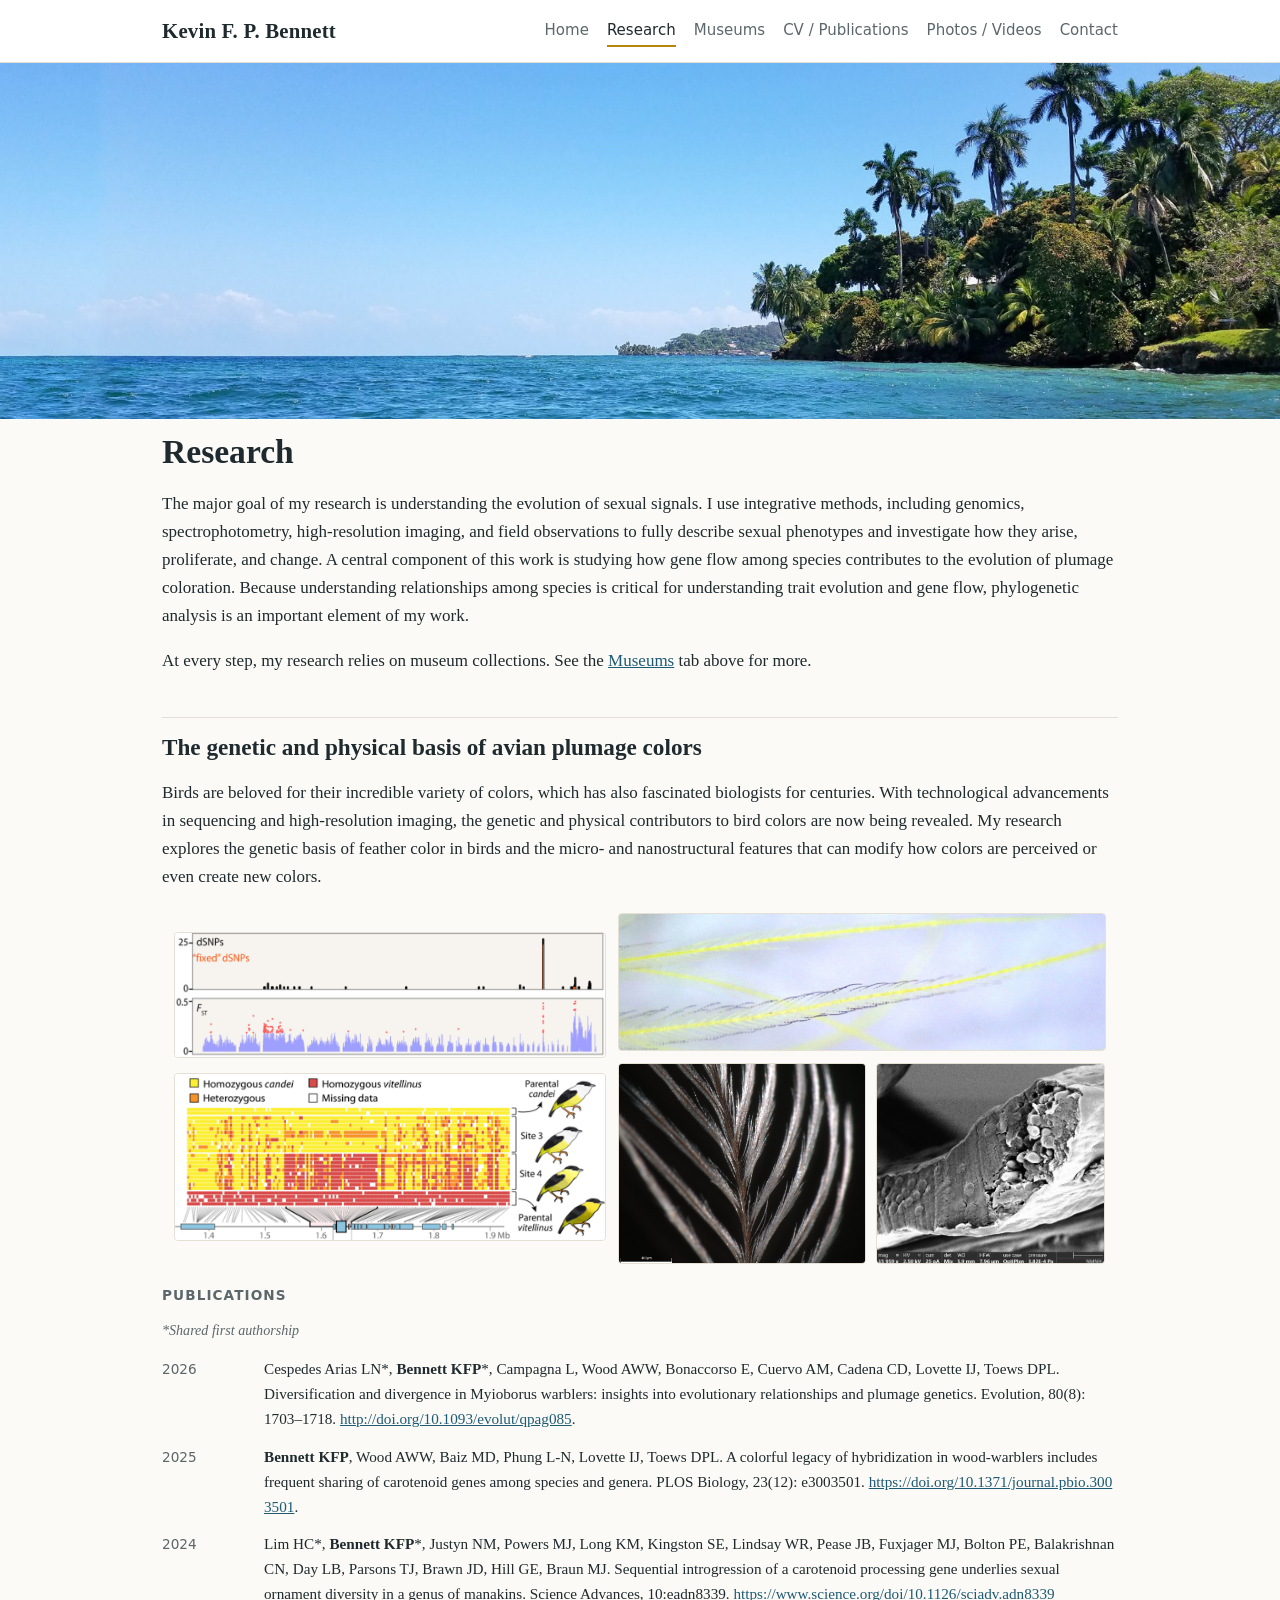
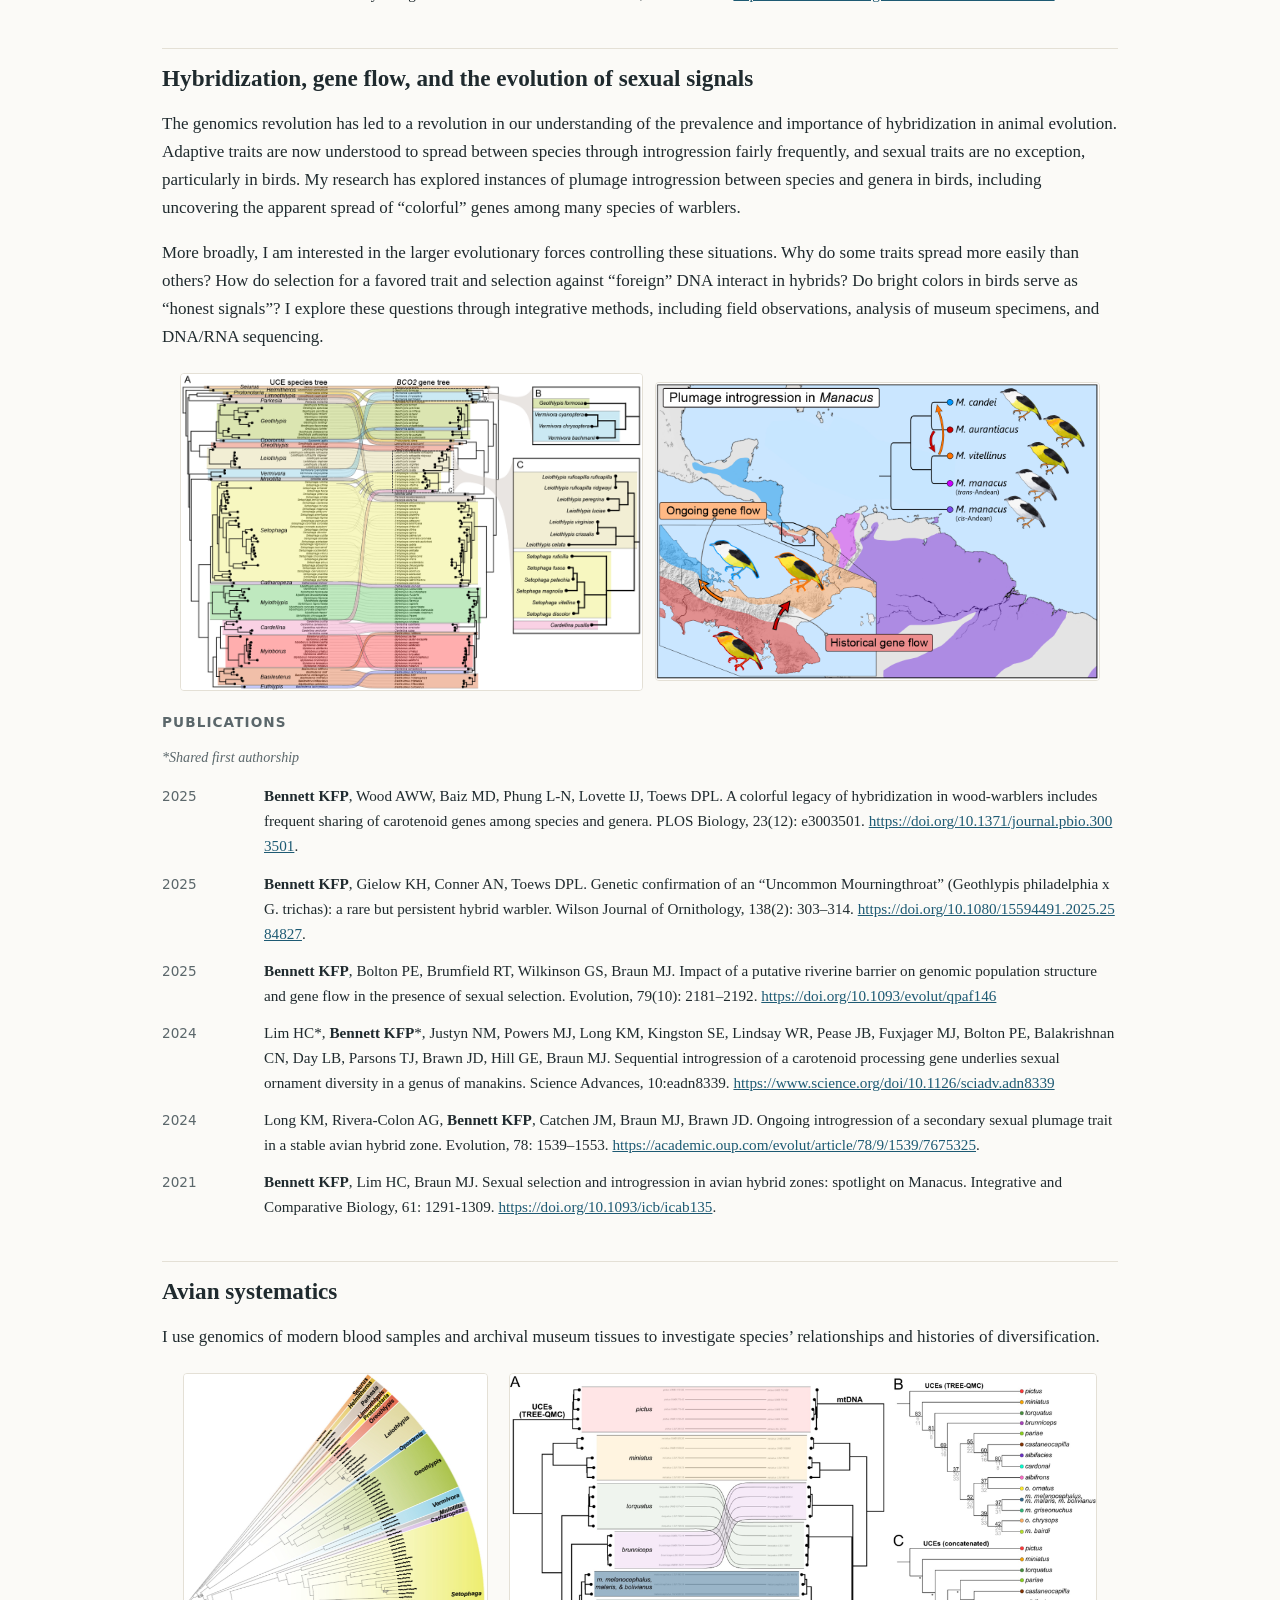
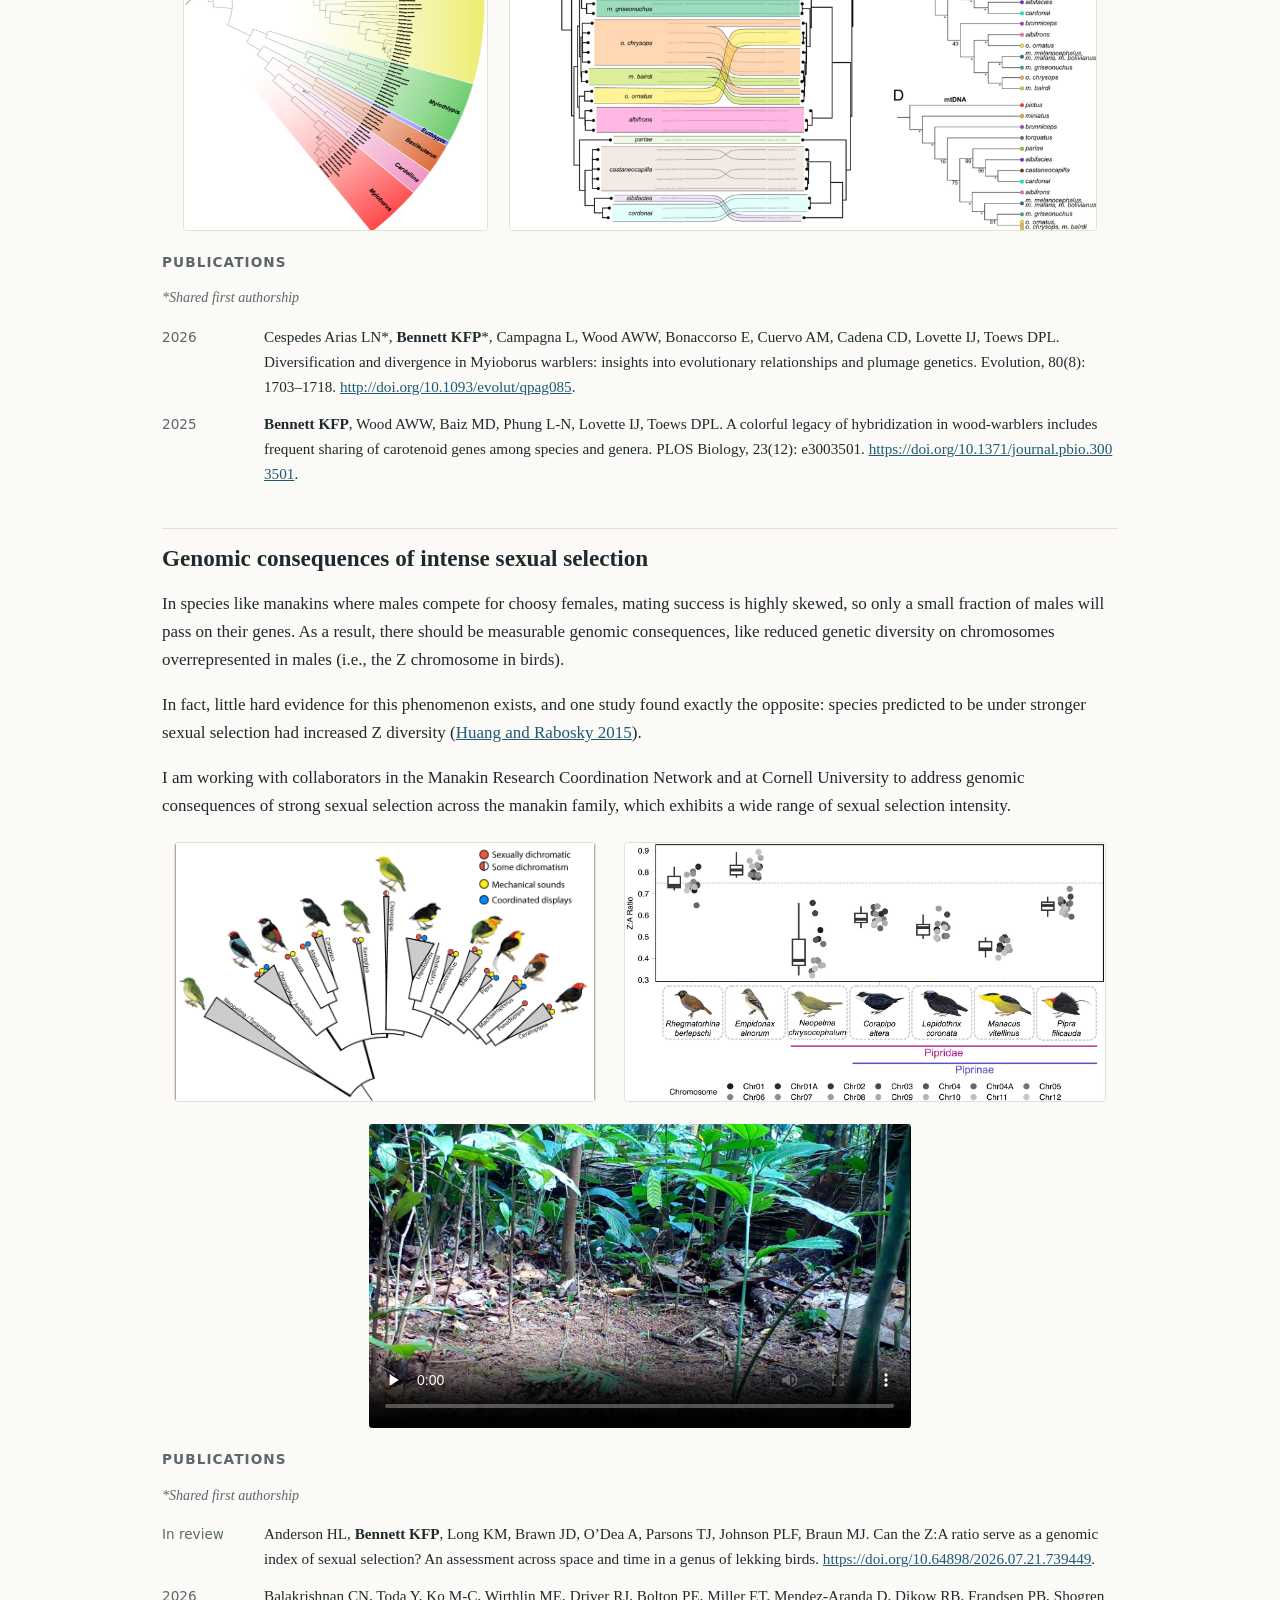
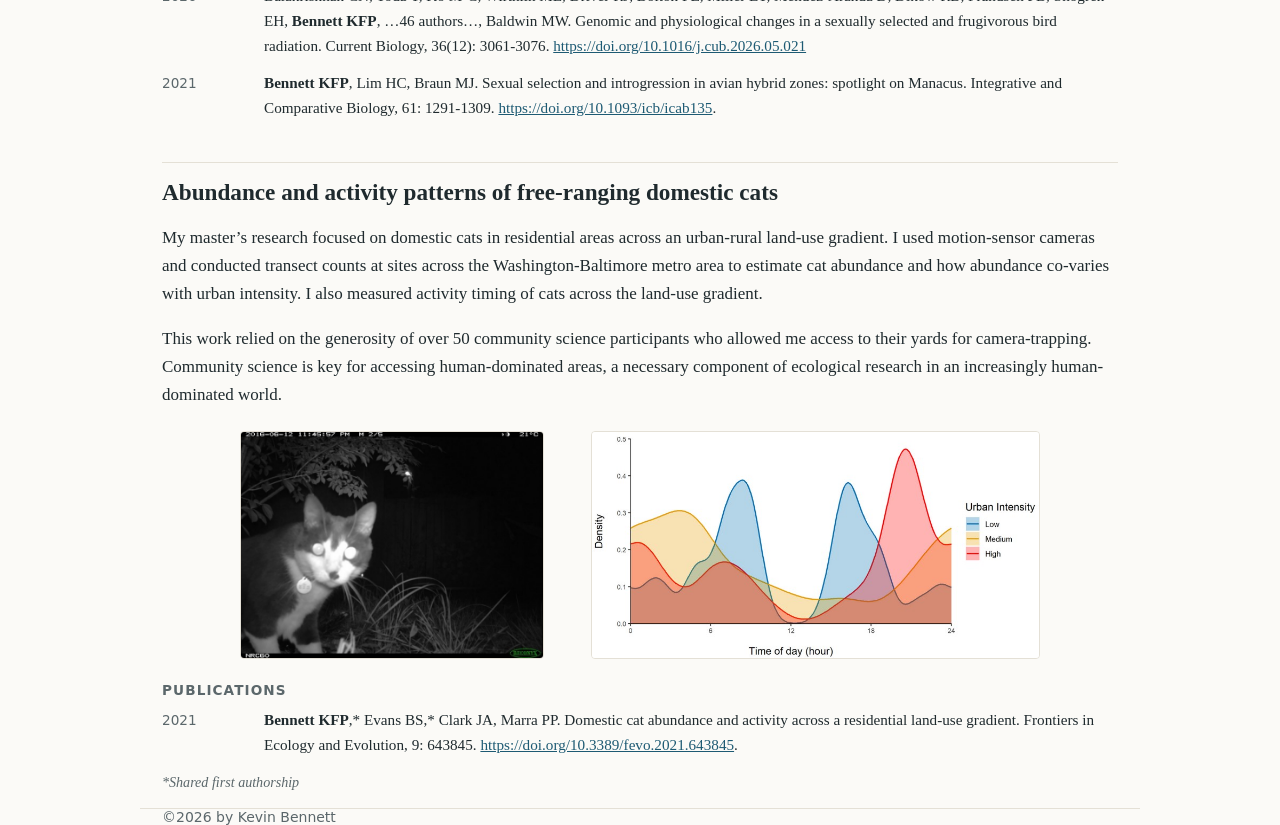
<file: research/index.html>
<!DOCTYPE html>
<html lang="en">
<head>
<meta charset="utf-8">
<meta name="viewport" content="width=device-width, initial-scale=1">
<title>Research | Kevin F. P. Bennett</title>
<meta name="description" content="Kevin F. P. Bennett, evolutionary biologist studying the genetics and evolution of sexual signals and plumage coloration in birds.">
<link rel="stylesheet" href="../css/style.css">
</head>
<body>
<header class="site-header">
  <div class="wrap">
    <a class="brand" href="../">Kevin F. P. Bennett</a>
    <nav><a href="../">Home</a><a href="../research/" aria-current="page">Research</a><a href="../museums/">Museums</a><a href="../cv-publications/">CV / Publications</a><a href="../photos-videos/">Photos / Videos</a><a href="../contact/">Contact</a></nav>
  </div>
</header>
<div class="hero" style="background-image:url('../images/6b574cd8.jpg');background-position:center 72%;height:auto;aspect-ratio:36/10"></div>
<main class="wrap">
<h1>Research</h1><p>The major goal of my research is understanding the evolution of sexual signals. I use integrative methods, including genomics, spectrophotometry, high-resolution imaging, and field observations to fully describe sexual phenotypes and investigate how they arise, proliferate, and change. A central component of this work is studying how gene flow among species contributes to the evolution of plumage coloration. Because understanding relationships among species is critical for understanding trait evolution and gene flow, phylogenetic analysis is an important element of my work.</p><p>At every step, my research relies on museum collections. See the <a href="../museums/">Museums</a> tab above for more.</p><section class="topic"><h2>The genetic and physical basis of avian plumage colors</h2><p>Birds are beloved for their incredible variety of colors, which has also fascinated biologists for centuries. With technological advancements in sequencing and high-resolution imaging, the genetic and physical contributors to bird colors are now being revealed. My research explores the genetic basis of feather color in birds and the micro- and nanostructural features that can modify how colors are perceived or even create new colors.</p><div class="collage" style="width:97.54%;aspect-ratio:951/358"><a class="fig" href="../images/a64085d3.png" style="left:0.000%;top:5.307%;width:46.372%;height:36.034%;--ar:441/129"><img src="../images/a64085d3.png" alt="" loading="lazy"></a><a class="fig" href="../images/f49bc57d.jpg" style="left:47.634%;top:0.000%;width:52.366%;height:39.385%;--ar:498/141"><img src="../images/f49bc57d.jpg" alt="" loading="lazy"></a><a class="fig" href="../images/21cf66ea.png" style="left:0.000%;top:45.531%;width:46.372%;height:48.045%;--ar:441/172"><img src="../images/21cf66ea.png" alt="" loading="lazy"></a><a class="fig" href="../images/c30a3240.jpg" style="left:47.634%;top:42.737%;width:26.604%;height:57.263%;--ar:253/205"><img src="../images/c30a3240.jpg" alt="" loading="lazy"></a><a class="fig" href="../images/3d47c98a.jpg" style="left:75.289%;top:42.737%;width:24.606%;height:57.263%;--ar:234/205"><img src="../images/3d47c98a.jpg" alt="" loading="lazy"></a></div><h3>Publications</h3><p class="note">*Shared first authorship</p><ul class="pubs"><li><span class="yr">2026</span><span>Cespedes Arias LN*, <strong>Bennett KFP</strong>*, Campagna L, Wood AWW, Bonaccorso E, Cuervo AM, Cadena CD, Lovette IJ, Toews DPL. Diversification and divergence in Myioborus warblers: insights into evolutionary relationships and plumage genetics. Evolution, 80(8): 1703–1718. <a href="http://doi.org/10.1093/evolut/qpag085">http://doi.org/10.1093/evolut/qpag085</a>.</span></li><li><span class="yr">2025</span><span><strong>Bennett KFP</strong>, Wood AWW, Baiz MD, Phung L-N, Lovette IJ, Toews DPL. A colorful legacy of hybridization in wood-warblers includes frequent sharing of carotenoid genes among species and genera. PLOS Biology, 23(12): e3003501. <a href="https://doi.org/10.1371/journal.pbio.3003501">https://doi.org/10.1371/journal.pbio.3003501</a>.</span></li><li><span class="yr">2024</span><span>Lim HC*, <strong>Bennett KFP</strong>*, Justyn NM, Powers MJ, Long KM, Kingston SE, Lindsay WR, Pease JB, Fuxjager MJ, Bolton PE, Balakrishnan CN, Day LB, Parsons TJ, Brawn JD, Hill GE, Braun MJ. Sequential introgression of a carotenoid processing gene underlies sexual ornament diversity in a genus of manakins. Science Advances, 10:eadn8339. <a href="https://www.science.org/doi/10.1126/sciadv.adn8339">https://www.science.org/doi/10.1126/sciadv.adn8339</a></span></li></ul></section><section class="topic"><h2>Hybridization, gene flow, and the evolution of sexual signals</h2><p>The genomics revolution has led to a revolution in our understanding of the prevalence and importance of hybridization in animal evolution. Adaptive traits are now understood to spread between species through introgression fairly frequently, and sexual traits are no exception, particularly in birds. My research has explored instances of plumage introgression between species and genera in birds, including uncovering the apparent spread of “colorful” genes among many species of warblers.</p><p>More broadly, I am interested in the larger evolutionary forces controlling these situations. Why do some traits spread more easily than others? How do selection for a favored trait and selection against “foreign” DNA interact in hybrids? Do bright colors in birds serve as “honest signals”? I explore these questions through integrative methods, including field observations, analysis of museum specimens, and DNA/RNA sequencing.</p><div class="collage" style="width:96.21%;aspect-ratio:938/324"><a class="fig" href="../images/d5cf3c2b.png" style="left:0.000%;top:0.000%;width:50.320%;height:100.000%;--ar:472/324"><img src="../images/d5cf3c2b.png" alt="" loading="lazy"></a><a class="fig" href="../images/97f9680e.png" style="left:51.599%;top:2.778%;width:48.401%;height:94.136%;--ar:454/305"><img src="../images/97f9680e.png" alt="" loading="lazy"></a></div><h3>Publications</h3><p class="note">*Shared first authorship</p><ul class="pubs"><li><span class="yr">2025</span><span><strong>Bennett KFP</strong>, Wood AWW, Baiz MD, Phung L-N, Lovette IJ, Toews DPL. A colorful legacy of hybridization in wood-warblers includes frequent sharing of carotenoid genes among species and genera. PLOS Biology, 23(12): e3003501. <a href="https://doi.org/10.1371/journal.pbio.3003501">https://doi.org/10.1371/journal.pbio.3003501</a>.</span></li><li><span class="yr">2025</span><span><strong>Bennett KFP</strong>, Gielow KH, Conner AN, Toews DPL. Genetic confirmation of an “Uncommon Mourningthroat” (Geothlypis philadelphia x G. trichas): a rare but persistent hybrid warbler. Wilson Journal of Ornithology, 138(2): 303–314. <a href="https://doi.org/10.1080/15594491.2025.2584827">https://doi.org/10.1080/15594491.2025.2584827</a>.</span></li><li><span class="yr">2025</span><span><strong>Bennett KFP</strong>, Bolton PE, Brumfield RT, Wilkinson GS, Braun MJ. Impact of a putative riverine barrier on genomic population structure and gene flow in the presence of sexual selection. Evolution, 79(10): 2181–2192. <a href="https://doi.org/10.1093/evolut/qpaf146">https://doi.org/10.1093/evolut/qpaf146</a></span></li><li><span class="yr">2024</span><span>Lim HC*, <strong>Bennett KFP</strong>*, Justyn NM, Powers MJ, Long KM, Kingston SE, Lindsay WR, Pease JB, Fuxjager MJ, Bolton PE, Balakrishnan CN, Day LB, Parsons TJ, Brawn JD, Hill GE, Braun MJ. Sequential introgression of a carotenoid processing gene underlies sexual ornament diversity in a genus of manakins. Science Advances, 10:eadn8339. <a href="https://www.science.org/doi/10.1126/sciadv.adn8339">https://www.science.org/doi/10.1126/sciadv.adn8339</a></span></li><li><span class="yr">2024</span><span>Long KM, Rivera-Colon AG, <strong>Bennett KFP</strong>, Catchen JM, Braun MJ, Brawn JD. Ongoing introgression of a secondary sexual plumage trait in a stable avian hybrid zone. Evolution, 78: 1539–1553. <a href="https://academic.oup.com/evolut/article/78/9/1539/7675325">https://academic.oup.com/evolut/article/78/9/1539/7675325</a>.</span></li><li><span class="yr">2021</span><span><strong>Bennett KFP</strong>, Lim HC, Braun MJ. Sexual selection and introgression in avian hybrid zones: spotlight on Manacus. Integrative and Comparative Biology, 61: 1291-1309. <a href="https://doi.org/10.1093/icb/icab135">https://doi.org/10.1093/icb/icab135</a>.</span></li></ul></section><section class="topic"><h2>Avian systematics</h2><p>I use genomics of modern blood samples and archival museum tissues to investigate species’ relationships and histories of diversification.</p><div class="collage" style="width:95.69%;aspect-ratio:933/467"><a class="fig" href="../images/9d0a6b14.jpg" style="left:0.000%;top:0.000%;width:33.333%;height:100.000%;--ar:311/467"><img src="../images/9d0a6b14.jpg" alt="" loading="lazy"></a><a class="fig" href="../images/79c17549.png" style="left:35.691%;top:0.000%;width:64.309%;height:100.000%;--ar:600/467"><img src="../images/79c17549.png" alt="" loading="lazy"></a></div><h3>Publications</h3><p class="note">*Shared first authorship</p><ul class="pubs"><li><span class="yr">2026</span><span>Cespedes Arias LN*, <strong>Bennett KFP</strong>*, Campagna L, Wood AWW, Bonaccorso E, Cuervo AM, Cadena CD, Lovette IJ, Toews DPL. Diversification and divergence in Myioborus warblers: insights into evolutionary relationships and plumage genetics. Evolution, 80(8): 1703–1718. <a href="http://doi.org/10.1093/evolut/qpag085">http://doi.org/10.1093/evolut/qpag085</a>.</span></li><li><span class="yr">2025</span><span><strong>Bennett KFP</strong>, Wood AWW, Baiz MD, Phung L-N, Lovette IJ, Toews DPL. A colorful legacy of hybridization in wood-warblers includes frequent sharing of carotenoid genes among species and genera. PLOS Biology, 23(12): e3003501. <a href="https://doi.org/10.1371/journal.pbio.3003501">https://doi.org/10.1371/journal.pbio.3003501</a>.</span></li></ul></section><section class="topic"><h2>Genomic consequences of intense sexual selection</h2><p>In species like manakins where males compete for choosy females, mating success is highly skewed, so only a small fraction of males will pass on their genes. As a result, there should be measurable genomic consequences, like reduced genetic diversity on chromosomes overrepresented in males (i.e., the Z chromosome in birds).</p><p>In fact, little hard evidence for this phenomenon exists, and one study found exactly the opposite: species predicted to be under stronger sexual selection had increased Z diversity (<a href="http://doi.org/10.1186/s12862-015-0480-4">Huang and Rabosky 2015</a>).</p><p>I am working with collaborators in the Manakin Research Coordination Network and at Cornell University to address genomic consequences of strong sexual selection across the manakin family, which exhibits a wide range of sexual selection intensity.</p><div class="collage" style="width:97.44%;aspect-ratio:950/265"><a class="fig" href="../images/f9d7a5b8.png" style="left:0.000%;top:0.000%;width:45.263%;height:100.000%;--ar:430/265"><img src="../images/f9d7a5b8.png" alt="" loading="lazy"></a><a class="fig" href="../images/7280b112.png" style="left:48.316%;top:0.000%;width:51.684%;height:100.000%;--ar:491/265"><img src="../images/7280b112.png" alt="" loading="lazy"></a></div><figure class="video" style="width:56.6%"><video controls preload="none" poster="../images/research-video-poster.jpg"><source src="../files/research-video.mp4" type="video/mp4"></video></figure><h3>Publications</h3><p class="note">*Shared first authorship</p><ul class="pubs"><li><span class="yr">In review</span><span>Anderson HL, <strong>Bennett KFP</strong>, Long KM, Brawn JD, O’Dea A, Parsons TJ, Johnson PLF, Braun MJ. Can the Z:A ratio serve as a genomic index of sexual selection? An assessment across space and time in a genus of lekking birds. <a href="https://doi.org/10.64898/2026.07.21.739449">https://doi.org/10.64898/2026.07.21.739449</a>.</span></li><li><span class="yr">2026</span><span>Balakrishnan CN, Toda Y, Ko M-C, Wirthlin ME, Driver RJ, Bolton PE, Miller ET, Mendez-Aranda D, Dikow RB, Frandsen PB, Shogren EH, <strong>Bennett KFP</strong>, …46 authors…, Baldwin MW. Genomic and physiological changes in a sexually selected and frugivorous bird radiation. Current Biology, 36(12): 3061-3076. <a href="https://doi.org/10.1016/j.cub.2026.05.021">https://doi.org/10.1016/j.cub.2026.05.021</a></span></li><li><span class="yr">2021</span><span><strong>Bennett KFP</strong>, Lim HC, Braun MJ. Sexual selection and introgression in avian hybrid zones: spotlight on Manacus. Integrative and Comparative Biology, 61: 1291-1309. <a href="https://doi.org/10.1093/icb/icab135">https://doi.org/10.1093/icb/icab135</a>.</span></li></ul></section><section class="topic"><h2>Abundance and activity patterns of free-ranging domestic cats</h2><p>My master’s research focused on domestic cats in residential areas across an urban-rural land-use gradient. I used motion-sensor cameras and conducted transect counts at sites across the Washington-Baltimore metro area to estimate cat abundance and how abundance co-varies with urban intensity. I also measured activity timing of cats across the land-use gradient.</p><p>This work relied on the generosity of over 50 community science participants who allowed me access to their yards for camera-trapping. Community science is key for accessing human-dominated areas, a necessary component of ecological research in an increasingly human-dominated world.</p><div class="collage" style="width:83.59%;aspect-ratio:815/232"><a class="fig" href="../images/62a16fa7.jpg" style="left:0.000%;top:0.000%;width:38.037%;height:100.000%;--ar:310/232"><img src="../images/62a16fa7.jpg" alt="" loading="lazy"></a><a class="fig" href="../images/761eb56b.jpg" style="left:43.926%;top:0.000%;width:56.074%;height:100.000%;--ar:457/232"><img src="../images/761eb56b.jpg" alt="" loading="lazy"></a></div><h3>Publications</h3><ul class="pubs"><li><span class="yr">2021</span><span><strong>Bennett KFP</strong>,* Evans BS,* Clark JA, Marra PP. Domestic cat abundance and activity across a residential land-use gradient. Frontiers in Ecology and Evolution, 9: 643845. <a href="https://doi.org/10.3389/fevo.2021.643845">https://doi.org/10.3389/fevo.2021.643845</a>.</span></li></ul><p class="note">*Shared first authorship</p></section>
</main>
<footer class="wrap">&copy;2026 by Kevin Bennett</footer>
<script src="../js/lightbox.js"></script>
</body>
</html>
</file>
<file: css/style.css>
:root{--ink:#1f2a2e;--muted:#5b676b;--accent:#b8860b;--line:#e4e0d6;--bg:#fbfaf7}
*{box-sizing:border-box}
html{-webkit-text-size-adjust:100%}
body{margin:0;background:var(--bg);color:var(--ink);font:17px/1.65 Georgia,"Times New Roman",serif}
a{color:#1d5a73}a:hover{color:var(--accent)}
.wrap{max-width:1000px;margin:0 auto;padding:0 22px}
.site-header{background:#fff;border-bottom:1px solid var(--line);position:sticky;top:0;z-index:5}
.site-header .wrap{display:flex;flex-wrap:wrap;align-items:center;justify-content:space-between;gap:8px 24px;padding-top:14px;padding-bottom:14px}
.brand{font-size:1.3rem;font-weight:bold;color:var(--ink);text-decoration:none;letter-spacing:.01em}
nav{display:flex;flex-wrap:wrap;gap:4px 18px;font:15px/1.4 system-ui,-apple-system,"Segoe UI",sans-serif}
nav a{color:var(--muted);text-decoration:none;padding:4px 0;border-bottom:2px solid transparent}
nav a:hover,nav a[aria-current]{color:var(--ink);border-bottom-color:var(--accent)}
.hero{height:clamp(150px,28vw,300px);background-size:cover;background-position:center}
main{padding:28px 22px 40px}
h1{font-size:2.1rem;line-height:1.2;margin:.4em 0 .5em}
h2{font-size:1.45rem;line-height:1.3;margin:1.8em 0 .5em;padding-top:.6em;border-top:1px solid var(--line)}
h3{font:600 .85rem/1.4 system-ui,-apple-system,"Segoe UI",sans-serif;text-transform:uppercase;letter-spacing:.08em;color:var(--muted);margin:1.6em 0 .5em}
.intro{display:grid;grid-template-columns:390px 1fr;gap:36px;align-items:start;margin-top:10px}
.headshot{width:100%;border-radius:6px;box-shadow:0 2px 10px rgba(0,0,0,.12)}
.intro h1{margin-top:0}
@media(max-width:820px){.intro{grid-template-columns:1fr}.headshot{max-width:390px}}
.figs,.gallery{display:grid;gap:12px;margin:18px 0}
.figs{grid-template-columns:repeat(auto-fit,minmax(220px,1fr));align-items:center}
.gallery{grid-template-columns:repeat(auto-fill,minmax(210px,1fr));align-items:start}
.fig{display:block;background:#fff;border:1px solid var(--line);border-radius:4px;overflow:hidden}
.fig img{display:block;width:100%;height:auto}
.gallery .fig img{aspect-ratio:4/3;object-fit:cover}
figure{margin:0}
figcaption{font:13px/1.4 system-ui,-apple-system,"Segoe UI",sans-serif;color:var(--muted);margin-top:5px}
.video video{width:100%;border-radius:4px;background:#000}
.pubs{list-style:none;padding:0;margin:0}
.pubs li{display:grid;grid-template-columns:90px 1fr;gap:12px;margin:0 0 12px;font-size:.95rem}
.pubs.plain li{display:block}
.pubs .yr{color:var(--muted);font-family:system-ui,-apple-system,"Segoe UI",sans-serif;font-size:.85rem;padding-top:2px}
.pubs a{word-break:break-all}
@media(max-width:600px){.pubs li{grid-template-columns:1fr;gap:0}}
.note{font-size:.88rem;color:var(--muted);font-style:italic}
.pubs-layout{display:grid;grid-template-columns:1fr 240px;gap:36px}
.pubs-layout aside{padding-top:70px}
@media(max-width:760px){.pubs-layout{grid-template-columns:1fr}.pubs-layout aside{padding-top:0;max-width:240px}}
.cv-box{background:#fff;border:1px solid var(--line);border-left:4px solid var(--accent);padding:6px 20px;margin:10px 0 20px;border-radius:4px}
.cv-box h2{border:0;margin:.5em 0 .2em;padding:0}
.button{display:inline-block;background:var(--ink);color:#fff;text-decoration:none;padding:5px 16px;border-radius:4px;font-family:system-ui,sans-serif;font-size:.95rem}
.button:hover{color:#fff;background:#1d5a73}
.contact p{margin:0 0 1.1em}
footer{color:var(--muted);font:14px system-ui,sans-serif;padding:24px 22px 40px;border-top:1px solid var(--line)}
.lb{position:fixed;inset:0;background:rgba(0,0,0,.88);display:flex;align-items:center;justify-content:center;z-index:50;cursor:zoom-out}
.lb img{max-width:94vw;max-height:92vh;box-shadow:0 0 30px rgba(0,0,0,.5)}
/* Layouts copied from the original Wix pages */
.collage{position:relative;margin:22px auto;max-width:100%}
.collage .fig{position:absolute}
.collage .fig img,.row .fig img{width:100%;height:100%;object-fit:cover}
.row{display:grid;gap:12px;margin:12px 0}
.row .fig{position:relative;min-width:0}
.fig{position:relative}
.credit{position:absolute;left:8px;bottom:6px;color:#fff;font:12px/1.3 system-ui,sans-serif;text-shadow:0 1px 3px rgba(0,0,0,.8)}
.video{margin:22px auto;max-width:100%}
.video video{max-width:100%;display:block}
@media(max-width:640px){
  .collage{width:100%!important;aspect-ratio:auto!important;display:grid;gap:10px}
  .collage .fig{position:relative;left:auto!important;top:auto!important;width:100%!important;height:auto!important;aspect-ratio:var(--ar)}
  .row{grid-template-columns:1fr!important;aspect-ratio:auto!important}
  .row .fig{aspect-ratio:var(--ar)}
  .video{width:100%!important}
}
.has-cover{position:relative}
.has-cover .cover{position:absolute;left:calc(100% + 36px);width:240px;top:50%;transform:translateY(-50%)}
@media(max-width:760px){.has-cover .cover{position:static;display:block;transform:none;width:200px;margin-top:10px}}
</file>
